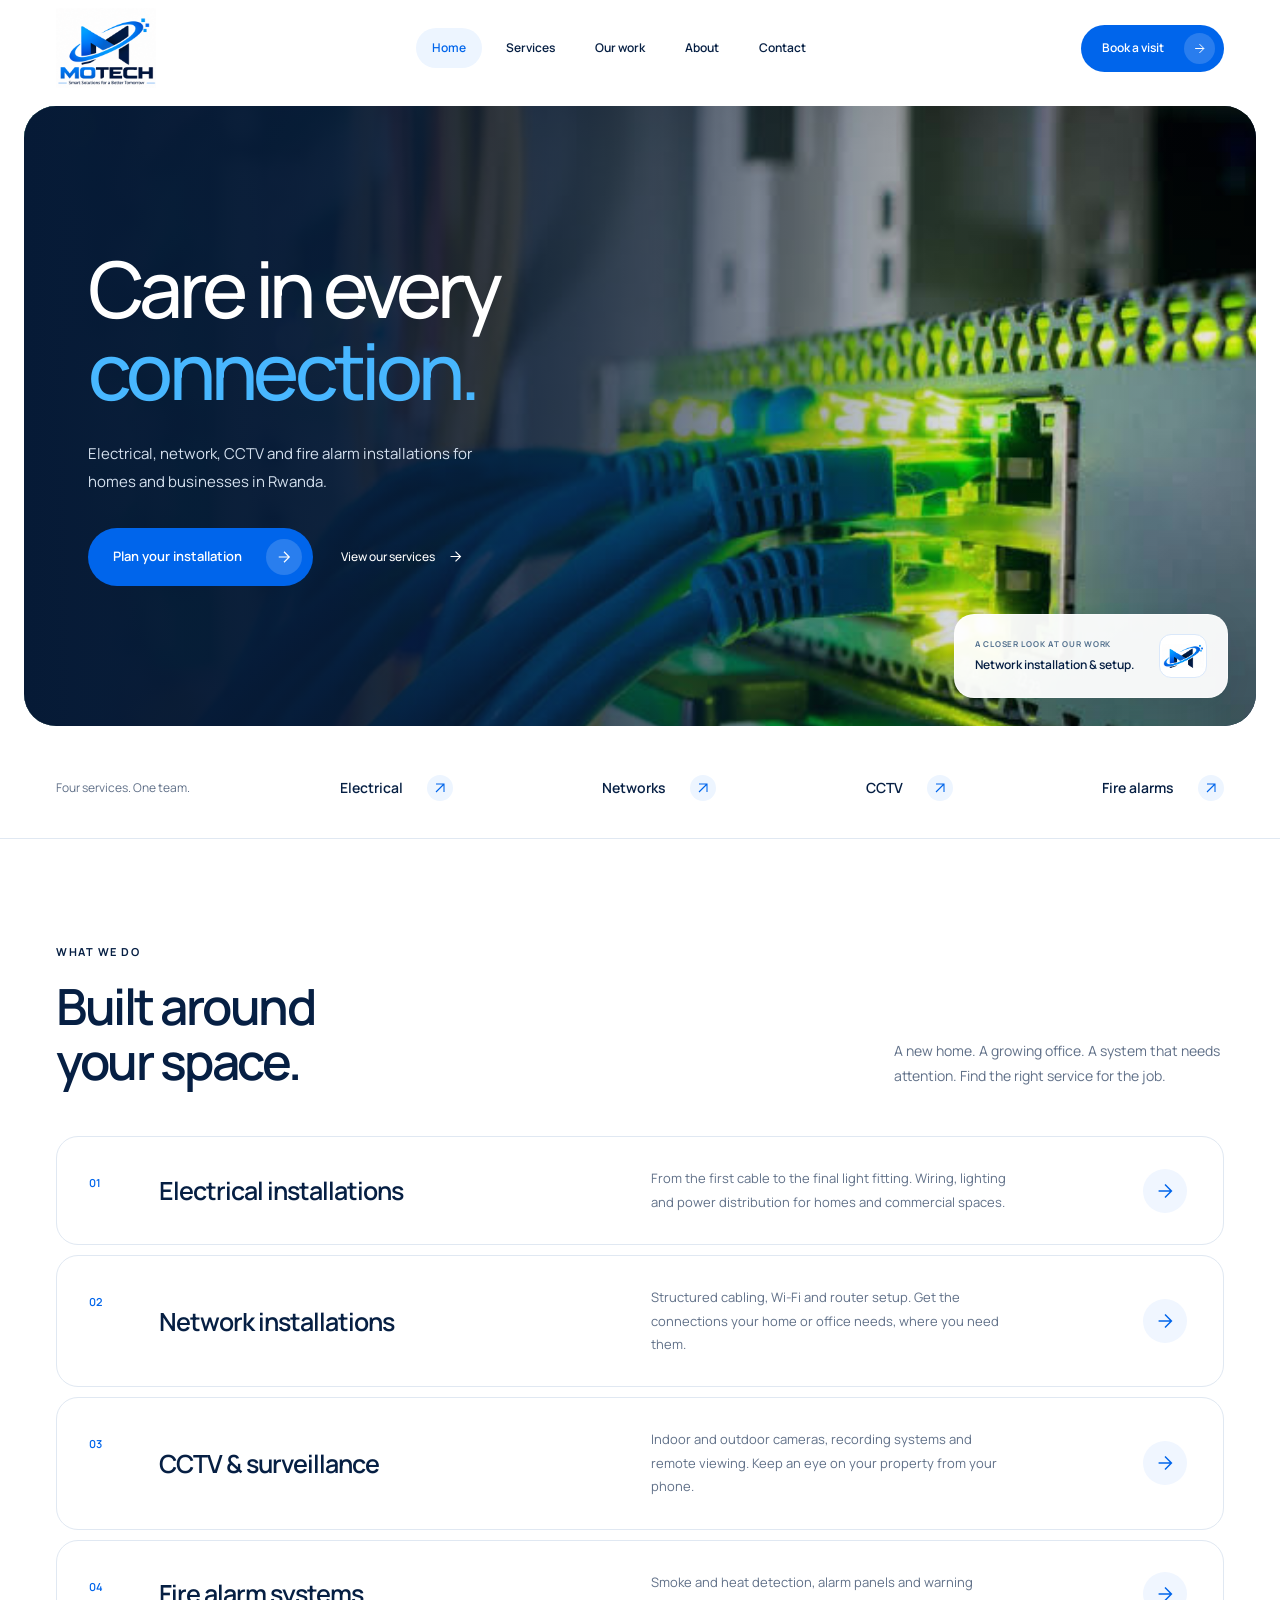
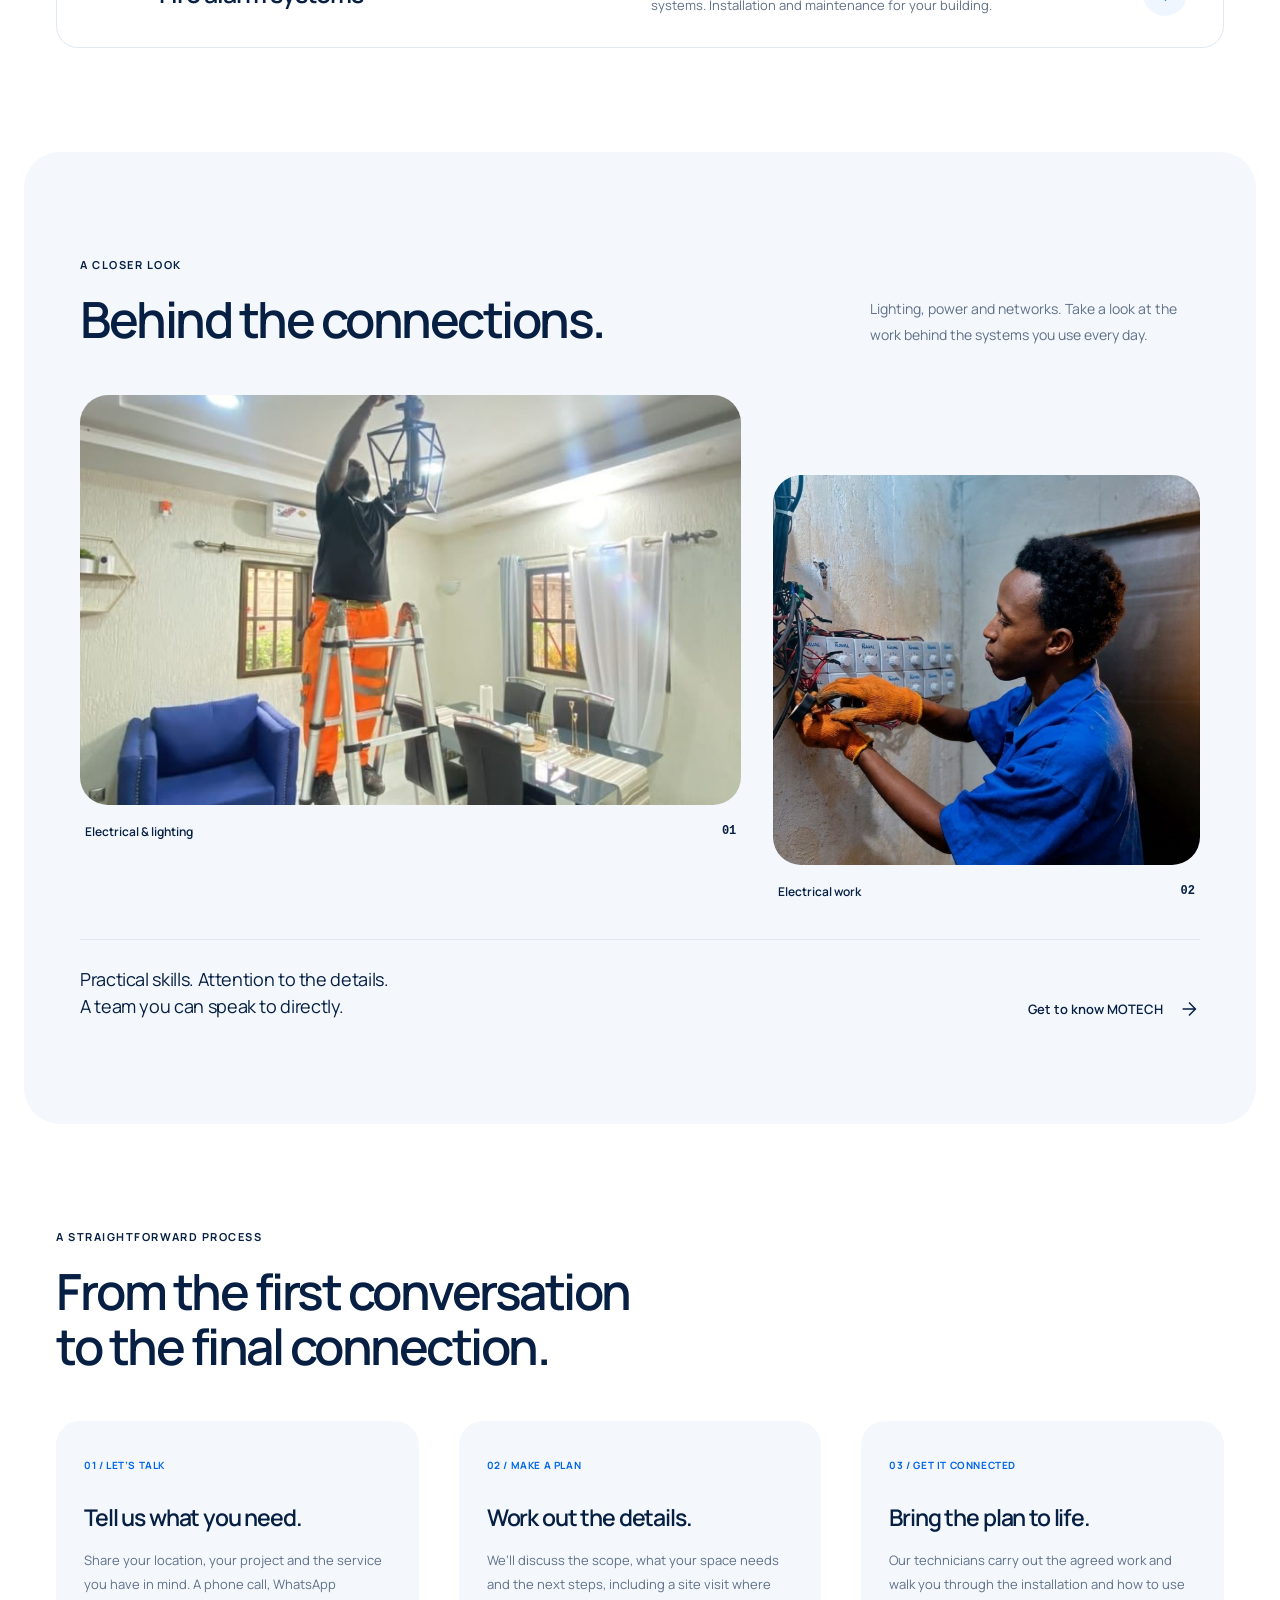
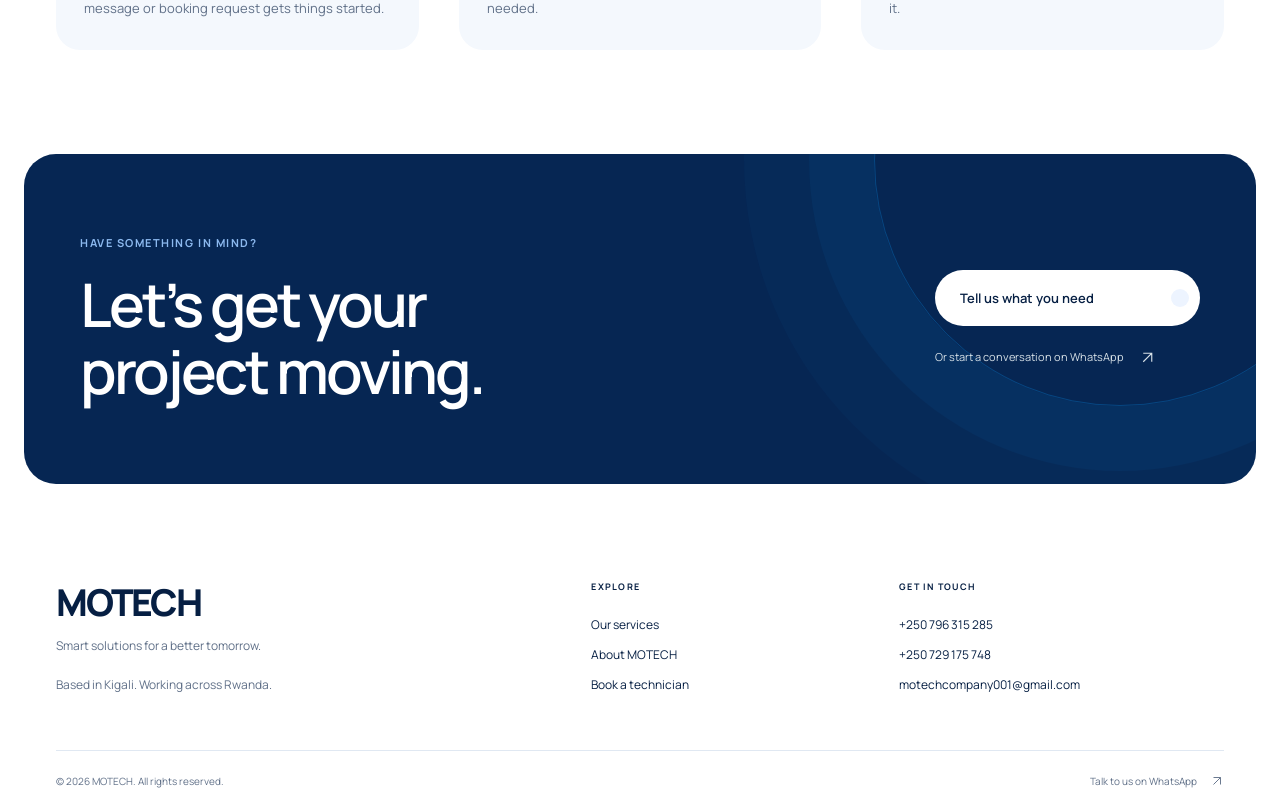
<file: index.html>
<!doctype html>
<html lang="en">
  <head>
    <meta charset="utf-8" />
    <meta name="viewport" content="width=device-width, initial-scale=1" />
    <meta name="theme-color" content="#061f43" />
    <title>
      Electrical, Network &amp; Security Installations in Rwanda | MOTECH
    </title>
    <meta
      name="description"
      content="MOTECH installs electrical wiring, networks, CCTV and fire alarm systems for homes and businesses in Kigali and across Rwanda."
    />
    <link rel="canonical" href="https://motechcompany.github.io/" />
    <meta
      property="og:title"
      content="Electrical, Network &amp; Security Installations in Rwanda | MOTECH"
    />
    <meta
      property="og:description"
      content="MOTECH installs electrical wiring, networks, CCTV and fire alarm systems for homes and businesses in Kigali and across Rwanda."
    />
    <meta property="og:type" content="website" />
    <meta property="og:url" content="https://motechcompany.github.io/" />
    <meta
      property="og:image"
      content="https://motechcompany.github.io/assets/network-installation.jpg"
    />
    <link rel="icon" href="assets/logo.png" type="image/png" />
    <link
      rel="preload"
      href="assets/manrope-variable.ttf"
      as="font"
      type="font/ttf"
      crossorigin
    />
    <link rel="stylesheet" href="style.css" />
    <script src="script.js" defer></script>
    <noscript
      ><style>
        .menu-toggle {
          display: none;
        }
        @media (max-width: 850px) {
          .header-inner {
            height: auto;
            min-height: 80px;
            flex-wrap: wrap;
            padding-block: 10px;
          }
          .main-nav {
            display: flex;
            position: static;
            order: 3;
            flex-basis: 100%;
            box-shadow: none;
            padding: 0;
            flex-wrap: wrap;
            gap: 4px 24px;
            border: 0;
          }
          .main-nav a {
            border: 0;
            font-size: 13px;
            padding: 8px 0;
          }
          .header-actions {
            margin-left: auto;
          }
        }
      </style></noscript
    >
  </head>
  <body>
    <a class="skip-link" href="#main">Skip to content</a>
    <header class="site-header">
      <div class="container header-inner">
        <a class="brand" href="index.html" aria-label="MOTECH home"
          ><img
            src="assets/logo.png"
            width="112"
            height="90"
            alt="MOTECH — Smart Solutions for a Better Tomorrow"
        /></a>
        <nav class="main-nav" id="main-nav" aria-label="Main navigation">
          <a href="index.html" aria-current="page">Home</a
          ><a href="services.html">Services</a
          ><a href="index.html#our-work">Our work</a
          ><a href="about.html">About</a><a href="contact.html">Contact</a>
        </nav>
        <div class="header-actions">
          <a class="button button-small" href="book.html"
            >Book a visit<svg
              viewBox="0 0 24 24"
              fill="none"
              stroke="currentColor"
              stroke-width="1.6"
              aria-hidden="true"
            >
              <path d="M5 12h14M12 5l7 7-7 7" /></svg></a
          ><button
            class="menu-toggle"
            type="button"
            aria-expanded="false"
            aria-controls="main-nav"
            aria-label="Open navigation"
          >
            <span></span><span></span>
          </button>
        </div>
      </div>
    </header>
    <main id="main">
      <section class="home-hero container">
        <div class="hero-copy">
          <h1>Care in every<br /><em>connection.</em></h1>
          <p class="hero-description">
            Electrical, network, CCTV and fire alarm installations for homes and
            businesses in Rwanda.
          </p>
          <div class="hero-actions">
            <a class="button button-primary" href="book.html"
              >Plan your installation<svg
                viewBox="0 0 24 24"
                fill="none"
                stroke="currentColor"
                stroke-width="1.6"
                aria-hidden="true"
              >
                <path d="M5 12h14M12 5l7 7-7 7" /></svg></a
            ><a class="hero-service-link" href="services.html"
              >View our services<svg
                viewBox="0 0 24 24"
                fill="none"
                stroke="currentColor"
                stroke-width="1.6"
                aria-hidden="true"
              >
                <path d="M5 12h14M12 5l7 7-7 7" /></svg
            ></a>
          </div>
        </div>
        <figure class="hero-visual">
          <img
            src="assets/home pic.jpg"
            width="1000"
            height="753"
            alt="MOTECH technician working on connections at a network rack"
            fetchpriority="high"
          />
          <figcaption>
            <span
              ><span class="eyebrow">A closer look at our work</span>Network
              installation &amp; setup.</span
            ><span class="photo-index" aria-hidden="true"
              ><svg
                class="logo-symbol"
                viewBox="110 95 960 550"
                fill="none"
                overflow="hidden"
              >
                <defs>
                  <clipPath id="motech-emblem-clip">
                    <rect x="110" y="95" width="960" height="550" />
                  </clipPath>
                </defs>
                <image
                  href="assets/logo.png"
                  clip-path="url(#motech-emblem-clip)"
                  x="0"
                  y="0"
                  width="1122"
                  height="905"
                /></svg
            ></span>
          </figcaption>
        </figure>
      </section>
      <div class="service-strip">
        <div class="container">
          <span>Four services. One team.</span
          ><a href="electrical.html"
            >Electrical
            <svg
              viewBox="0 0 24 24"
              fill="none"
              stroke="currentColor"
              stroke-width="1.6"
              aria-hidden="true"
            >
              <path d="M6 18 18 6M6 6h12v12" /></svg></a
          ><a href="network.html"
            >Networks
            <svg
              viewBox="0 0 24 24"
              fill="none"
              stroke="currentColor"
              stroke-width="1.6"
              aria-hidden="true"
            >
              <path d="M6 18 18 6M6 6h12v12" /></svg></a
          ><a href="cctv.html"
            >CCTV
            <svg
              viewBox="0 0 24 24"
              fill="none"
              stroke="currentColor"
              stroke-width="1.6"
              aria-hidden="true"
            >
              <path d="M6 18 18 6M6 6h12v12" /></svg></a
          ><a href="fire-alarm.html"
            >Fire alarms
            <svg
              viewBox="0 0 24 24"
              fill="none"
              stroke="currentColor"
              stroke-width="1.6"
              aria-hidden="true"
            >
              <path d="M6 18 18 6M6 6h12v12" /></svg
          ></a>
        </div>
      </div>
      <section class="section container" id="services">
        <div class="section-heading split-heading">
          <div>
            <p class="eyebrow">What we do</p>
            <h2>Built around<br />your space.</h2>
          </div>
          <p>
            A new home. A growing office. A system that needs attention. Find
            the right service for the job.
          </p>
        </div>
        <div class="service-list">
          <a class="service-row" href="electrical.html"
            ><span class="service-number">01</span>
            <h3>Electrical installations</h3>
            <p>
              From the first cable to the final light fitting. Wiring, lighting
              and power distribution for homes and commercial spaces.
            </p>
            <span class="round-arrow"
              ><svg
                viewBox="0 0 24 24"
                fill="none"
                stroke="currentColor"
                stroke-width="1.6"
                aria-hidden="true"
              >
                <path d="M5 12h14M12 5l7 7-7 7" /></svg></span></a
          ><a class="service-row" href="network.html"
            ><span class="service-number">02</span>
            <h3>Network installations</h3>
            <p>
              Structured cabling, Wi-Fi and router setup. Get the connections
              your home or office needs, where you need them.
            </p>
            <span class="round-arrow"
              ><svg
                viewBox="0 0 24 24"
                fill="none"
                stroke="currentColor"
                stroke-width="1.6"
                aria-hidden="true"
              >
                <path d="M5 12h14M12 5l7 7-7 7" /></svg></span></a
          ><a class="service-row" href="cctv.html"
            ><span class="service-number">03</span>
            <h3>CCTV & surveillance</h3>
            <p>
              Indoor and outdoor cameras, recording systems and remote viewing.
              Keep an eye on your property from your phone.
            </p>
            <span class="round-arrow"
              ><svg
                viewBox="0 0 24 24"
                fill="none"
                stroke="currentColor"
                stroke-width="1.6"
                aria-hidden="true"
              >
                <path d="M5 12h14M12 5l7 7-7 7" /></svg></span></a
          ><a class="service-row" href="fire-alarm.html"
            ><span class="service-number">04</span>
            <h3>Fire alarm systems</h3>
            <p>
              Smoke and heat detection, alarm panels and warning systems.
              Installation and maintenance for your building.
            </p>
            <span class="round-arrow"
              ><svg
                viewBox="0 0 24 24"
                fill="none"
                stroke="currentColor"
                stroke-width="1.6"
                aria-hidden="true"
              >
                <path d="M5 12h14M12 5l7 7-7 7" /></svg></span
          ></a>
        </div>
      </section>
      <section class="section work-section" id="our-work">
        <div class="container">
          <div class="section-heading split-heading">
            <div>
              <p class="eyebrow">A closer look</p>
              <h2>Behind the connections.</h2>
            </div>
            <p>
              Lighting, power and networks. Take a look at the work behind the
              systems you use every day.
            </p>
          </div>
          <div class="work-grid">
            <figure class="work-wide">
              <img
                src="assets/electrical-installation.jpg"
                width="735"
                height="981"
                loading="lazy"
                alt="Technician installing a pendant light in a home"
              />
              <figcaption>
                <span>Electrical & lighting</span><span>01</span>
              </figcaption>
            </figure>
            <figure class="work-portrait">
              <img
                src="assets/technician.jpg"
                width="675"
                height="900"
                loading="lazy"
                alt="Technician working on electrical controls"
              />
              <figcaption>
                <span>Electrical work</span><span>02</span>
              </figcaption>
            </figure>
          </div>
          <div class="work-note">
            <p>
              Practical skills. Attention to the details.<br />A team you can
              speak to directly.
            </p>
            <a class="text-link" href="about.html"
              >Get to know MOTECH
              <svg
                viewBox="0 0 24 24"
                fill="none"
                stroke="currentColor"
                stroke-width="1.6"
                aria-hidden="true"
              >
                <path d="M5 12h14M12 5l7 7-7 7" /></svg
            ></a>
          </div>
        </div>
      </section>
      <section class="section process-section">
        <div class="container">
          <div class="section-heading">
            <p class="eyebrow">A straightforward process</p>
            <h2>From the first conversation<br />to the final connection.</h2>
          </div>
          <div class="process-grid">
            <article>
              <span class="step">01 / Let’s talk</span>
              <h3>Tell us what you need.</h3>
              <p>
                Share your location, your project and the service you have in
                mind. A phone call, WhatsApp message or booking request gets
                things started.
              </p>
            </article>
            <article>
              <span class="step">02 / Make a plan</span>
              <h3>Work out the details.</h3>
              <p>
                We’ll discuss the scope, what your space needs and the next
                steps, including a site visit where needed.
              </p>
            </article>
            <article>
              <span class="step">03 / Get it connected</span>
              <h3>Bring the plan to life.</h3>
              <p>
                Our technicians carry out the agreed work and walk you through
                the installation and how to use it.
              </p>
            </article>
          </div>
        </div>
      </section>
      <section class="project-cta">
        <div class="container cta-inner">
          <div>
            <p class="eyebrow">Have something in mind?</p>
            <h2>Let’s get your<br />project moving.</h2>
          </div>
          <div class="cta-actions">
            <a class="button button-white" href="book.html"
              >Tell us what you need<svg
                viewBox="0 0 24 24"
                fill="none"
                stroke="currentColor"
                stroke-width="1.6"
                aria-hidden="true"
              >
                <path d="M5 12h14M12 5l7 7-7 7" /></svg></a
            ><a
              class="text-link"
              href="https://wa.me/250789813896"
              target="_blank"
              rel="noopener noreferrer"
              >Or start a conversation on WhatsApp
              <svg
                viewBox="0 0 24 24"
                fill="none"
                stroke="currentColor"
                stroke-width="1.6"
                aria-hidden="true"
              >
                <path d="M6 18 18 6M6 6h12v12" /></svg
            ></a>
          </div>
        </div>
      </section>
    </main>
    <footer class="site-footer">
      <div class="container">
        <div class="footer-top">
          <div>
            <a class="footer-brand" href="index.html">MOTECH</a>
            <p>Smart solutions for a better tomorrow.</p>
            <p class="footer-location">
              Based in Kigali. Working across Rwanda.
            </p>
          </div>
          <div class="footer-links">
            <span class="eyebrow">Explore</span
            ><a href="services.html">Our services</a
            ><a href="about.html">About MOTECH</a
            ><a href="book.html">Book a technician</a>
          </div>
          <div class="footer-links">
            <span class="eyebrow">Get in touch</span
            ><a href="tel:+250796315285">+250 796 315 285</a
            ><a href="tel:+250729175748">+250 729 175 748</a
            ><a href="mailto:motechcompany001@gmail.com"
              >motechcompany001@gmail.com</a
            >
          </div>
        </div>
        <div class="footer-bottom">
          <span
            >© <span data-year>2026</span> MOTECH. All rights reserved.</span
          ><a
            href="https://wa.me/250789813896"
            target="_blank"
            rel="noopener noreferrer"
            >Talk to us on WhatsApp
            <svg
              viewBox="0 0 24 24"
              fill="none"
              stroke="currentColor"
              stroke-width="1.6"
              aria-hidden="true"
            >
              <path d="M6 18 18 6M6 6h12v12" /></svg
          ></a>
        </div>
      </div>
    </footer>
  </body>
</html>
</file>
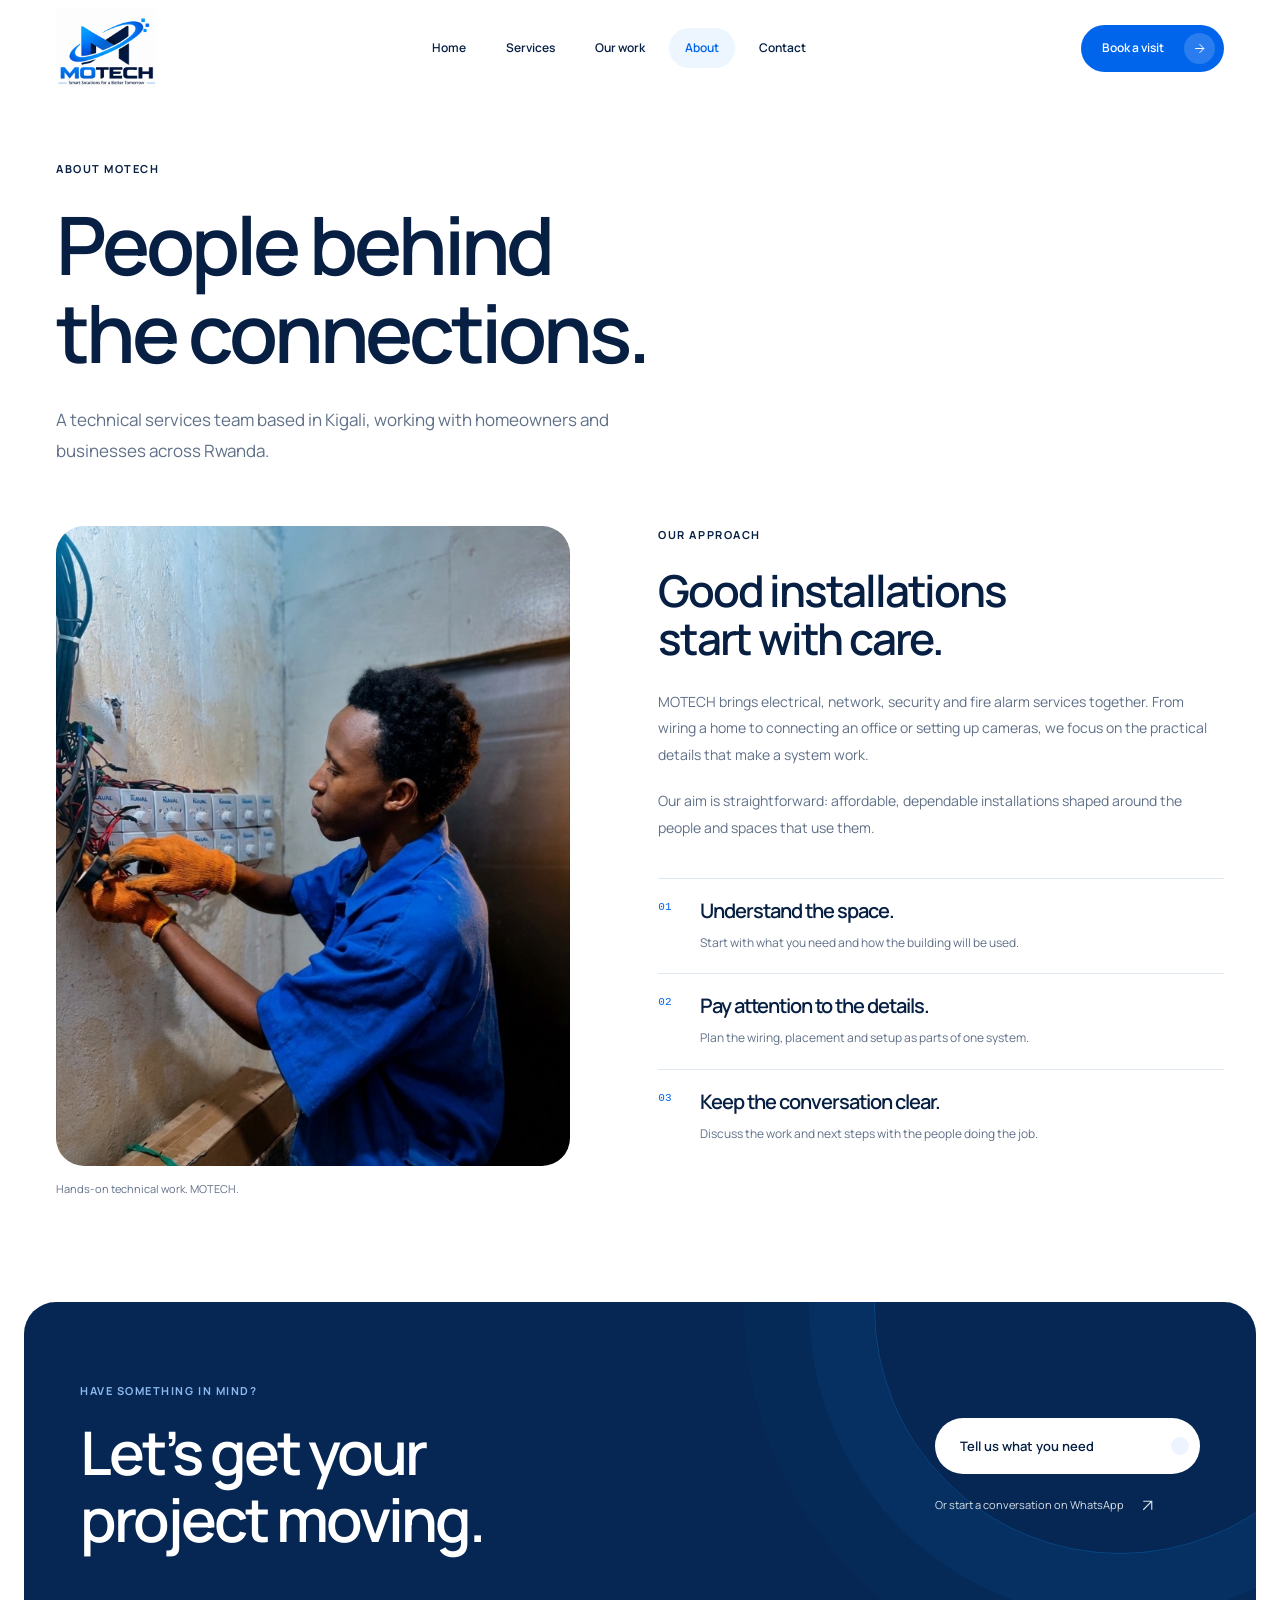
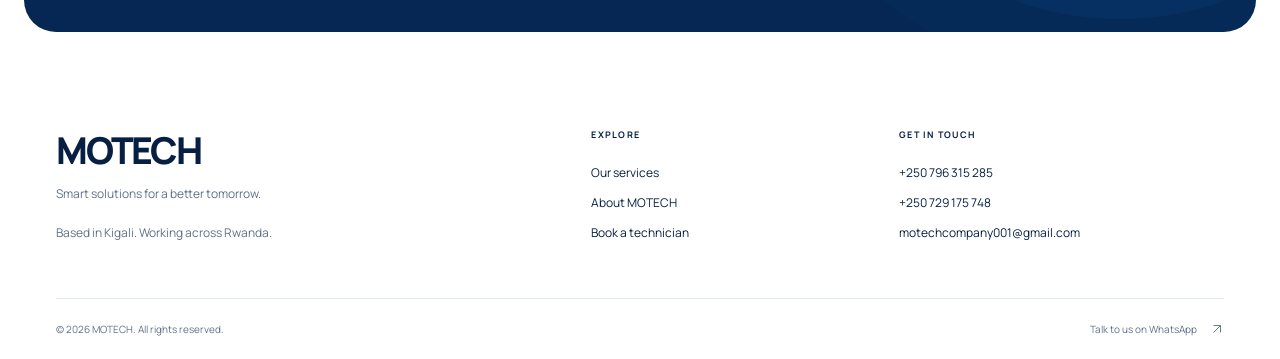
<file: about.html>
<!doctype html>
<html lang="en">
  <head>
    <meta charset="utf-8" />
    <meta name="viewport" content="width=device-width, initial-scale=1" />
    <meta name="theme-color" content="#061f43" />
    <title>About Us | MOTECH</title>
    <meta
      name="description"
      content="Meet MOTECH, a technical services team in Kigali offering electrical, network, CCTV and fire alarm installations across Rwanda."
    />
    <link rel="canonical" href="https://motechcompany.github.io/about.html" />
    <meta property="og:title" content="About Us | MOTECH" />
    <meta
      property="og:description"
      content="Meet MOTECH, a technical services team in Kigali offering electrical, network, CCTV and fire alarm installations across Rwanda."
    />
    <meta property="og:type" content="website" />
    <meta
      property="og:url"
      content="https://motechcompany.github.io/about.html"
    />
    <meta
      property="og:image"
      content="https://motechcompany.github.io/assets/network-installation.jpg"
    />
    <link rel="icon" href="assets/logo.png" type="image/png" />
    <link
      rel="preload"
      href="assets/manrope-variable.ttf"
      as="font"
      type="font/ttf"
      crossorigin
    />
    <link rel="stylesheet" href="style.css" />
    <script src="script.js" defer></script>
    <noscript
      ><style>
        .menu-toggle {
          display: none;
        }
        @media (max-width: 850px) {
          .header-inner {
            height: auto;
            min-height: 80px;
            flex-wrap: wrap;
            padding-block: 10px;
          }
          .main-nav {
            display: flex;
            position: static;
            order: 3;
            flex-basis: 100%;
            box-shadow: none;
            padding: 0;
            flex-wrap: wrap;
            gap: 4px 24px;
            border: 0;
          }
          .main-nav a {
            border: 0;
            font-size: 13px;
            padding: 8px 0;
          }
          .header-actions {
            margin-left: auto;
          }
        }
      </style></noscript
    >
  </head>
  <body>
    <a class="skip-link" href="#main">Skip to content</a>
    <header class="site-header">
      <div class="container header-inner">
        <a class="brand" href="index.html" aria-label="MOTECH home"
          ><img
            src="assets/logo.png"
            width="112"
            height="90"
            alt="MOTECH — Smart Solutions for a Better Tomorrow"
        /></a>
        <nav class="main-nav" id="main-nav" aria-label="Main navigation">
          <a href="index.html">Home</a><a href="services.html">Services</a
          ><a href="index.html#our-work">Our work</a
          ><a href="about.html" aria-current="page">About</a
          ><a href="contact.html">Contact</a>
        </nav>
        <div class="header-actions">
          <a class="button button-small" href="book.html"
            >Book a visit<svg
              viewBox="0 0 24 24"
              fill="none"
              stroke="currentColor"
              stroke-width="1.6"
              aria-hidden="true"
            >
              <path d="M5 12h14M12 5l7 7-7 7" /></svg></a
          ><button
            class="menu-toggle"
            type="button"
            aria-expanded="false"
            aria-controls="main-nav"
            aria-label="Open navigation"
          >
            <span></span><span></span>
          </button>
        </div>
      </div>
    </header>
    <main id="main">
      <section class="page-intro container">
        <p class="eyebrow">About MOTECH</p>
        <h1>People behind<br />the connections.</h1>
        <p class="page-lead">
          A technical services team based in Kigali, working with homeowners and
          businesses across Rwanda.
        </p>
      </section>
      <section class="container about-layout">
        <figure>
          <img
            src="assets/technician.jpg"
            width="675"
            height="900"
            alt="Technician working on electrical wiring"
            fetchpriority="high"
          />
          <figcaption>Hands-on technical work. MOTECH.</figcaption>
        </figure>
        <div>
          <p class="eyebrow">Our approach</p>
          <h2>Good installations<br />start with care.</h2>
          <p>
            MOTECH brings electrical, network, security and fire alarm services
            together. From wiring a home to connecting an office or setting up
            cameras, we focus on the practical details that make a system work.
          </p>
          <p>
            Our aim is straightforward: affordable, dependable installations
            shaped around the people and spaces that use them.
          </p>
          <div class="values">
            <div>
              <span>01</span>
              <h3>Understand the space.</h3>
              <p>Start with what you need and how the building will be used.</p>
            </div>
            <div>
              <span>02</span>
              <h3>Pay attention to the details.</h3>
              <p>
                Plan the wiring, placement and setup as parts of one system.
              </p>
            </div>
            <div>
              <span>03</span>
              <h3>Keep the conversation clear.</h3>
              <p>
                Discuss the work and next steps with the people doing the job.
              </p>
            </div>
          </div>
        </div>
      </section>
      <section class="project-cta">
        <div class="container cta-inner">
          <div>
            <p class="eyebrow">Have something in mind?</p>
            <h2>Let’s get your<br />project moving.</h2>
          </div>
          <div class="cta-actions">
            <a class="button button-white" href="book.html"
              >Tell us what you need<svg
                viewBox="0 0 24 24"
                fill="none"
                stroke="currentColor"
                stroke-width="1.6"
                aria-hidden="true"
              >
                <path d="M5 12h14M12 5l7 7-7 7" /></svg></a
            ><a
              class="text-link"
              href="https://wa.me/250789813896"
              target="_blank"
              rel="noopener noreferrer"
              >Or start a conversation on WhatsApp
              <svg
                viewBox="0 0 24 24"
                fill="none"
                stroke="currentColor"
                stroke-width="1.6"
                aria-hidden="true"
              >
                <path d="M6 18 18 6M6 6h12v12" /></svg
            ></a>
          </div>
        </div>
      </section>
    </main>
    <footer class="site-footer">
      <div class="container">
        <div class="footer-top">
          <div>
            <a class="footer-brand" href="index.html">MOTECH</a>
            <p>Smart solutions for a better tomorrow.</p>
            <p class="footer-location">
              Based in Kigali. Working across Rwanda.
            </p>
          </div>
          <div class="footer-links">
            <span class="eyebrow">Explore</span
            ><a href="services.html">Our services</a
            ><a href="about.html">About MOTECH</a
            ><a href="book.html">Book a technician</a>
          </div>
          <div class="footer-links">
            <span class="eyebrow">Get in touch</span
            ><a href="tel:+250796315285">+250 796 315 285</a
            ><a href="tel:+250729175748">+250 729 175 748</a
            ><a href="mailto:motechcompany001@gmail.com"
              >motechcompany001@gmail.com</a
            >
          </div>
        </div>
        <div class="footer-bottom">
          <span
            >© <span data-year>2026</span> MOTECH. All rights reserved.</span
          ><a
            href="https://wa.me/250789813896"
            target="_blank"
            rel="noopener noreferrer"
            >Talk to us on WhatsApp
            <svg
              viewBox="0 0 24 24"
              fill="none"
              stroke="currentColor"
              stroke-width="1.6"
              aria-hidden="true"
            >
              <path d="M6 18 18 6M6 6h12v12" /></svg
          ></a>
        </div>
      </div>
    </footer>
  </body>
</html>
</file>
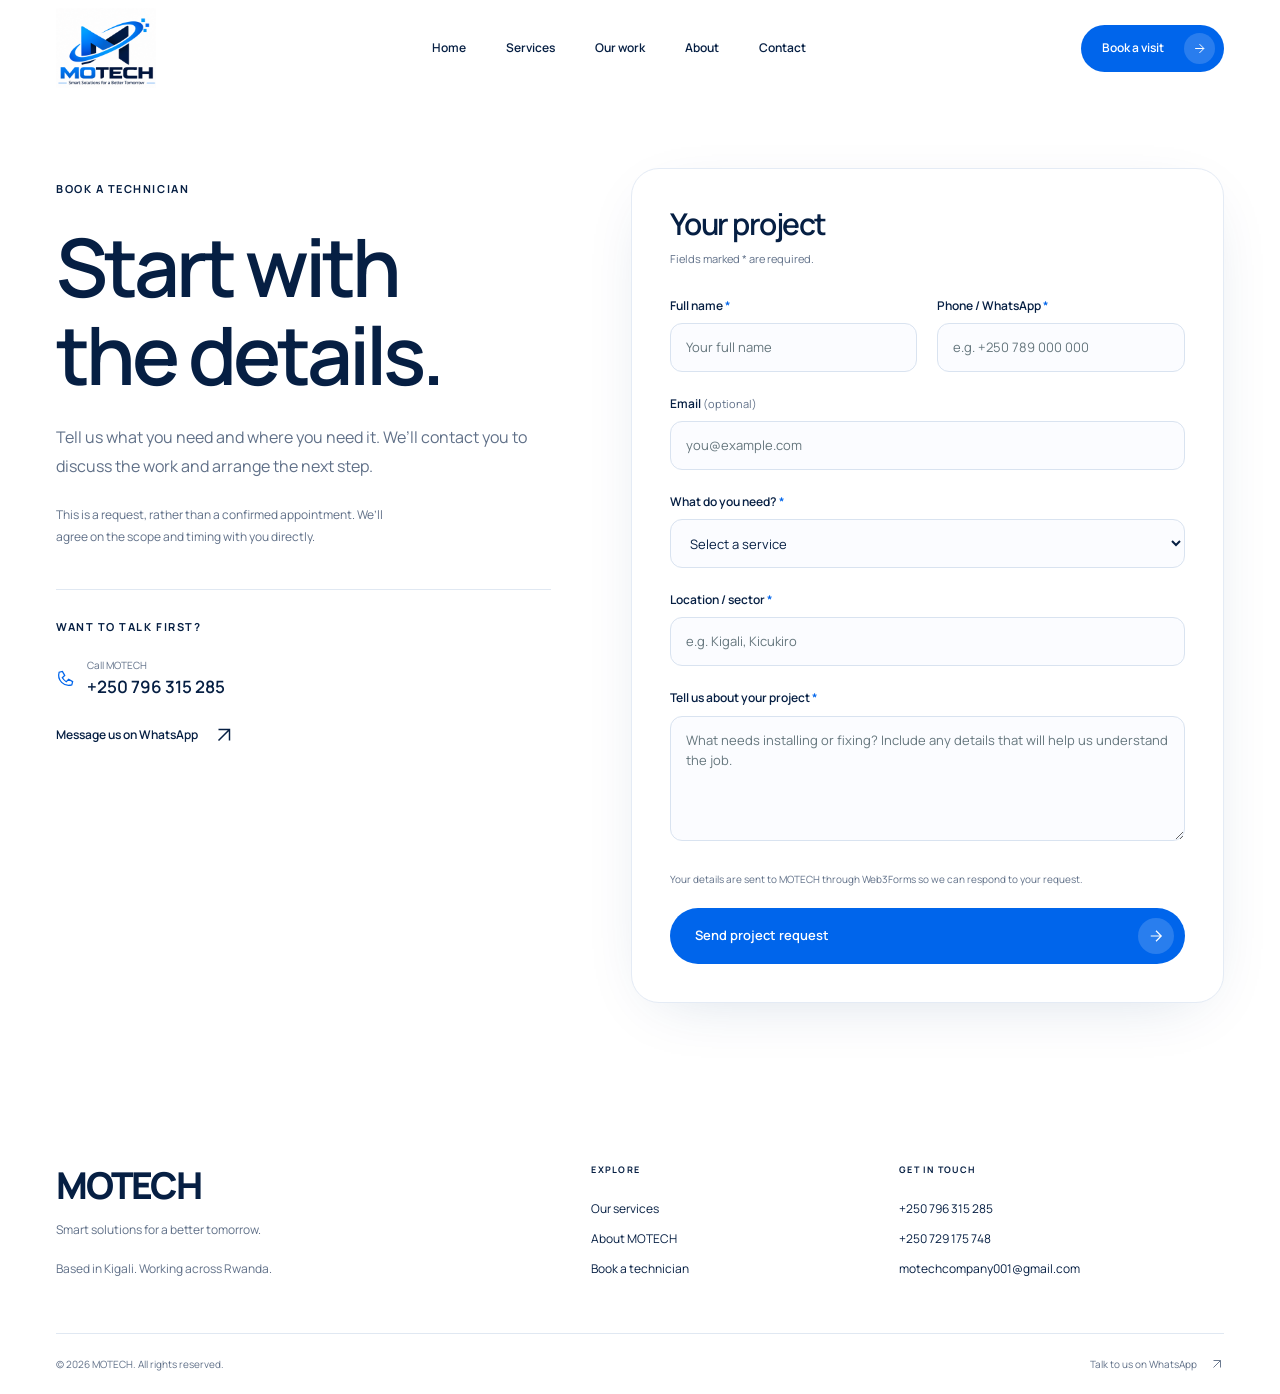
<file: book.html>
<!doctype html>
<html lang="en">
  <head>
    <meta charset="utf-8" />
    <meta name="viewport" content="width=device-width, initial-scale=1" />
    <meta name="theme-color" content="#061f43" />
    <title>Book a Technician | MOTECH</title>
    <meta
      name="description"
      content="Request a MOTECH technician for electrical, network, CCTV or fire alarm work. Share your project and location to get started."
    />
    <link rel="canonical" href="https://motechcompany.github.io/book.html" />
    <meta property="og:title" content="Book a Technician | MOTECH" />
    <meta
      property="og:description"
      content="Request a MOTECH technician for electrical, network, CCTV or fire alarm work. Share your project and location to get started."
    />
    <meta property="og:type" content="website" />
    <meta
      property="og:url"
      content="https://motechcompany.github.io/book.html"
    />
    <meta
      property="og:image"
      content="https://motechcompany.github.io/assets/network-installation.jpg"
    />
    <link rel="icon" href="assets/logo.png" type="image/png" />
    <link
      rel="preload"
      href="assets/manrope-variable.ttf"
      as="font"
      type="font/ttf"
      crossorigin
    />
    <link rel="stylesheet" href="style.css" />
    <script src="script.js" defer></script>
    <noscript
      ><style>
        .menu-toggle {
          display: none;
        }
        @media (max-width: 850px) {
          .header-inner {
            height: auto;
            min-height: 80px;
            flex-wrap: wrap;
            padding-block: 10px;
          }
          .main-nav {
            display: flex;
            position: static;
            order: 3;
            flex-basis: 100%;
            box-shadow: none;
            padding: 0;
            flex-wrap: wrap;
            gap: 4px 24px;
            border: 0;
          }
          .main-nav a {
            border: 0;
            font-size: 13px;
            padding: 8px 0;
          }
          .header-actions {
            margin-left: auto;
          }
        }
      </style></noscript
    >
  </head>
  <body>
    <a class="skip-link" href="#main">Skip to content</a>
    <header class="site-header">
      <div class="container header-inner">
        <a class="brand" href="index.html" aria-label="MOTECH home"
          ><img
            src="assets/logo.png"
            width="112"
            height="90"
            alt="MOTECH — Smart Solutions for a Better Tomorrow"
        /></a>
        <nav class="main-nav" id="main-nav" aria-label="Main navigation">
          <a href="index.html">Home</a><a href="services.html">Services</a
          ><a href="index.html#our-work">Our work</a
          ><a href="about.html">About</a><a href="contact.html">Contact</a>
        </nav>
        <div class="header-actions">
          <a class="button button-small" href="book.html"
            >Book a visit<svg
              viewBox="0 0 24 24"
              fill="none"
              stroke="currentColor"
              stroke-width="1.6"
              aria-hidden="true"
            >
              <path d="M5 12h14M12 5l7 7-7 7" /></svg></a
          ><button
            class="menu-toggle"
            type="button"
            aria-expanded="false"
            aria-controls="main-nav"
            aria-label="Open navigation"
          >
            <span></span><span></span>
          </button>
        </div>
      </div>
    </header>
    <main id="main">
      <section class="container booking-layout">
        <div class="booking-copy">
          <p class="eyebrow">Book a technician</p>
          <h1>Start with<br />the details.</h1>
          <p class="page-lead">
            Tell us what you need and where you need it. We’ll contact you to
            discuss the work and arrange the next step.
          </p>
          <p class="booking-explanation">
            This is a request, rather than a confirmed appointment. We’ll agree
            on the scope and timing with you directly.
          </p>
          <div class="booking-help">
            <p class="eyebrow">Want to talk first?</p>
            <a class="phone-link" href="tel:+250796315285"
              ><svg
                viewBox="0 0 24 24"
                fill="none"
                stroke="currentColor"
                stroke-width="1.6"
                aria-hidden="true"
              >
                <path
                  d="m8 3 3 5-3 3a15 15 0 0 0 5 5l3-3 5 3-1 4C10 23 1 14 4 4Z"
                /></svg
              ><span>Call MOTECH<strong>+250 796 315 285</strong></span></a
            ><a
              class="text-link"
              href="https://wa.me/250789813896"
              target="_blank"
              rel="noopener noreferrer"
              >Message us on WhatsApp
              <svg
                viewBox="0 0 24 24"
                fill="none"
                stroke="currentColor"
                stroke-width="1.6"
                aria-hidden="true"
              >
                <path d="M6 18 18 6M6 6h12v12" /></svg
            ></a>
          </div>
        </div>
        <div class="booking-panel">
          <h2>Your project</h2>
          <p class="form-intro">
            Fields marked <span aria-hidden="true">*</span> are required.
          </p>
          <form
            id="bookingForm"
            action="https://api.web3forms.com/submit"
            method="POST"
          >
            <input
              type="hidden"
              name="access_key"
              value="3fe8d35f-46f2-4f9b-94c7-8f873e62bbee"
            /><input
              type="hidden"
              name="subject"
              value="New Technician Booking - MOTECH"
            /><input
              type="hidden"
              name="from_name"
              value="MOTECH Website"
            /><input
              type="checkbox"
              name="botcheck"
              class="honeypot"
              tabindex="-1"
              aria-hidden="true"
              autocomplete="off"
            />
            <div class="form-row">
              <div class="form-group">
                <label for="fullName">Full name <span>*</span></label
                ><input
                  id="fullName"
                  name="name"
                  autocomplete="name"
                  placeholder="Your full name"
                  required
                  maxlength="120"
                />
              </div>
              <div class="form-group">
                <label for="phone">Phone / WhatsApp <span>*</span></label
                ><input
                  type="tel"
                  id="phone"
                  name="phone"
                  autocomplete="tel"
                  placeholder="e.g. +250 789 000 000"
                  required
                  maxlength="40"
                />
              </div>
            </div>
            <div class="form-group">
              <label for="email"
                >Email <span class="optional">(optional)</span></label
              ><input
                type="email"
                id="email"
                name="email"
                autocomplete="email"
                placeholder="you@example.com"
                maxlength="254"
              />
            </div>
            <div class="form-group">
              <label for="serviceType">What do you need? <span>*</span></label
              ><select id="serviceType" name="service" required>
                <option value="" disabled selected>Select a service</option>
                <option value="Electrical Installation">
                  Electrical Installation
                </option>
                <option value="Network Installation">
                  Network Installation
                </option>
                <option value="CCTV Camera Installation">
                  CCTV Camera Installation
                </option>
                <option value="Fire Alarm Installation">
                  Fire Alarm Installation
                </option>
                <option value="Multiple Services / Full Package">
                  Multiple services / full package
                </option>
              </select>
            </div>
            <div class="form-group">
              <label for="location">Location / sector <span>*</span></label
              ><input
                id="location"
                name="location"
                autocomplete="address-level2"
                placeholder="e.g. Kigali, Kicukiro"
                required
                maxlength="200"
              />
            </div>
            <div class="form-group">
              <label for="details"
                >Tell us about your project <span>*</span></label
              ><textarea
                id="details"
                name="message"
                rows="4"
                placeholder="What needs installing or fixing? Include any details that will help us understand the job."
                required
                maxlength="5000"
              ></textarea>
            </div>
            <p class="form-privacy">
              Your details are sent to MOTECH through Web3Forms so we can
              respond to your request.
            </p>
            <button class="button button-primary submit-button" type="submit">
              <span>Send project request</span
              ><svg
                viewBox="0 0 24 24"
                fill="none"
                stroke="currentColor"
                stroke-width="1.6"
                aria-hidden="true"
              >
                <path d="M5 12h14M12 5l7 7-7 7" />
              </svg>
            </button>
            <p
              id="formMessage"
              class="form-message"
              role="status"
              aria-live="polite"
              tabindex="-1"
              hidden
            ></p>
            <noscript
              ><p class="small-note">
                Submitting opens our form provider’s confirmation page. You can
                also call or WhatsApp us directly.
              </p></noscript
            >
          </form>
        </div>
      </section>
    </main>
    <footer class="site-footer">
      <div class="container">
        <div class="footer-top">
          <div>
            <a class="footer-brand" href="index.html">MOTECH</a>
            <p>Smart solutions for a better tomorrow.</p>
            <p class="footer-location">
              Based in Kigali. Working across Rwanda.
            </p>
          </div>
          <div class="footer-links">
            <span class="eyebrow">Explore</span
            ><a href="services.html">Our services</a
            ><a href="about.html">About MOTECH</a
            ><a href="book.html">Book a technician</a>
          </div>
          <div class="footer-links">
            <span class="eyebrow">Get in touch</span
            ><a href="tel:+250796315285">+250 796 315 285</a
            ><a href="tel:+250729175748">+250 729 175 748</a
            ><a href="mailto:motechcompany001@gmail.com"
              >motechcompany001@gmail.com</a
            >
          </div>
        </div>
        <div class="footer-bottom">
          <span
            >© <span data-year>2026</span> MOTECH. All rights reserved.</span
          ><a
            href="https://wa.me/250789813896"
            target="_blank"
            rel="noopener noreferrer"
            >Talk to us on WhatsApp
            <svg
              viewBox="0 0 24 24"
              fill="none"
              stroke="currentColor"
              stroke-width="1.6"
              aria-hidden="true"
            >
              <path d="M6 18 18 6M6 6h12v12" /></svg
          ></a>
        </div>
      </div>
    </footer>
  </body>
</html>
</file>
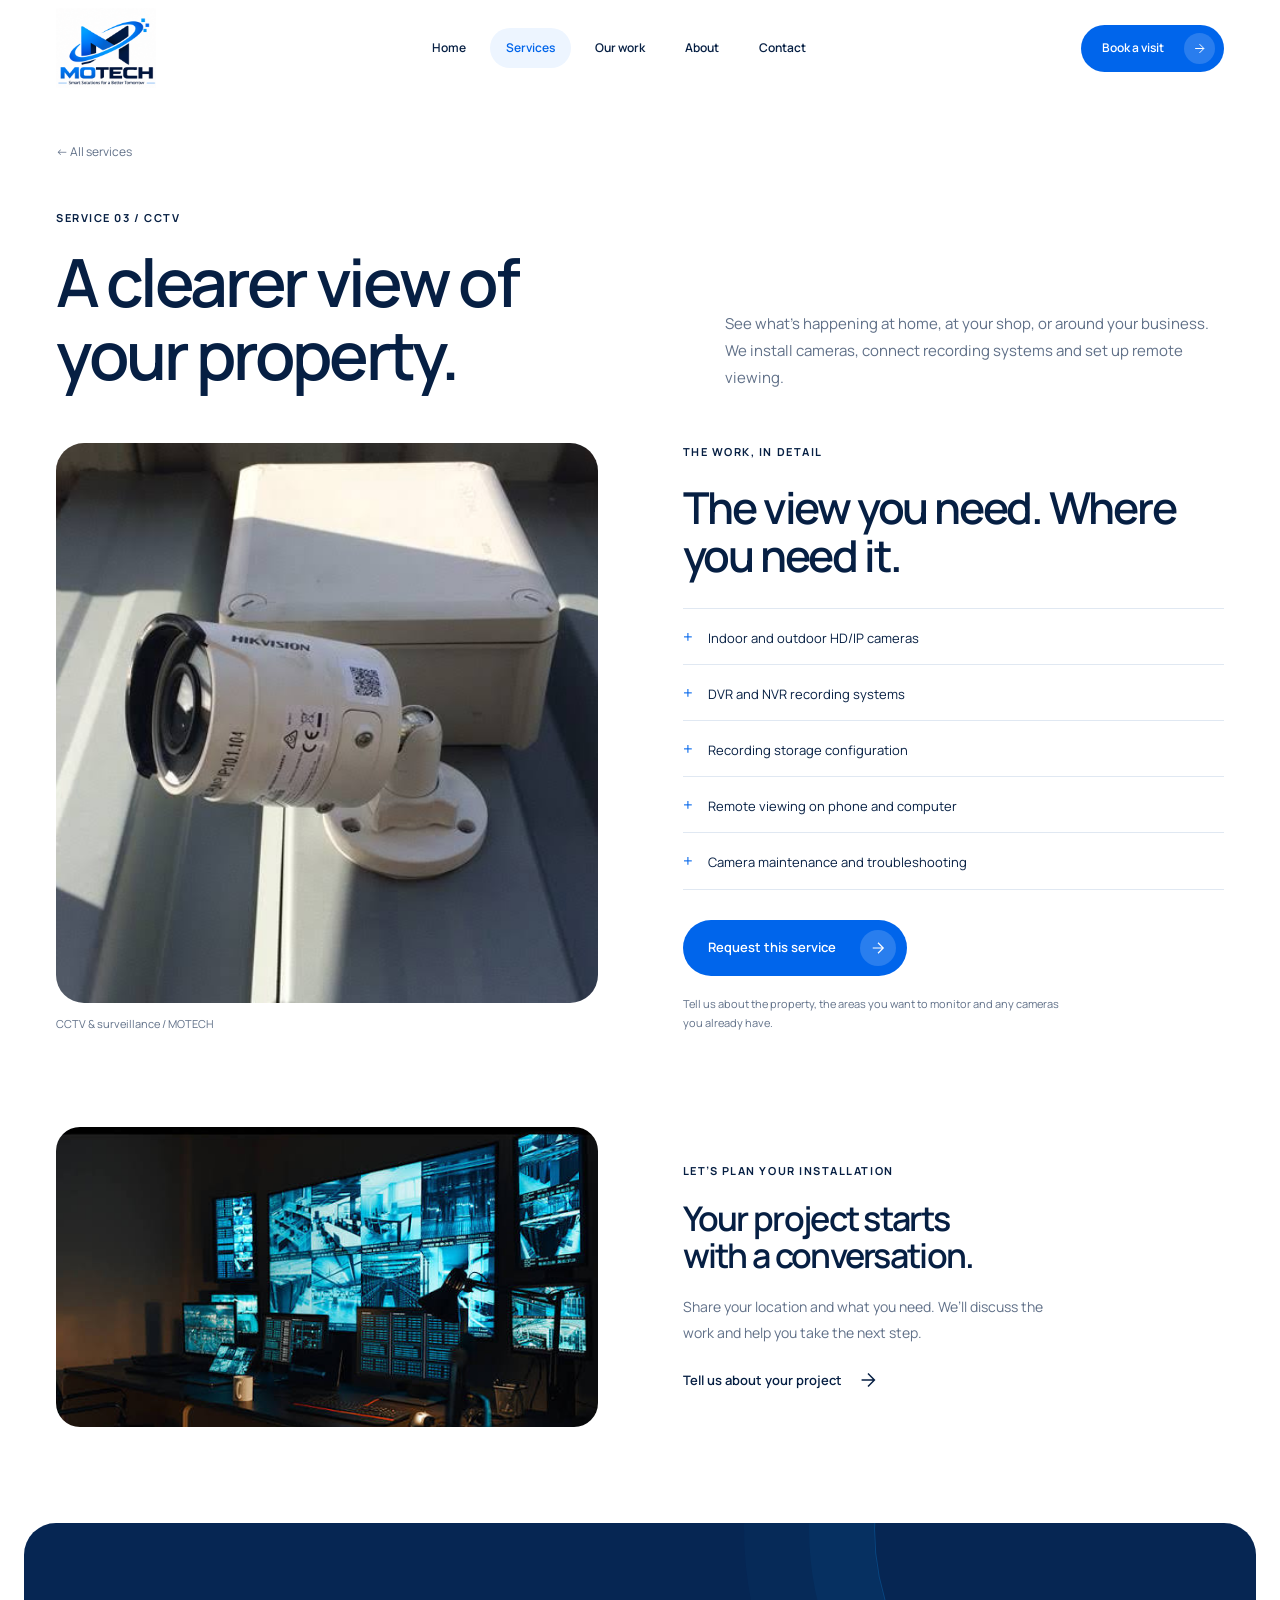
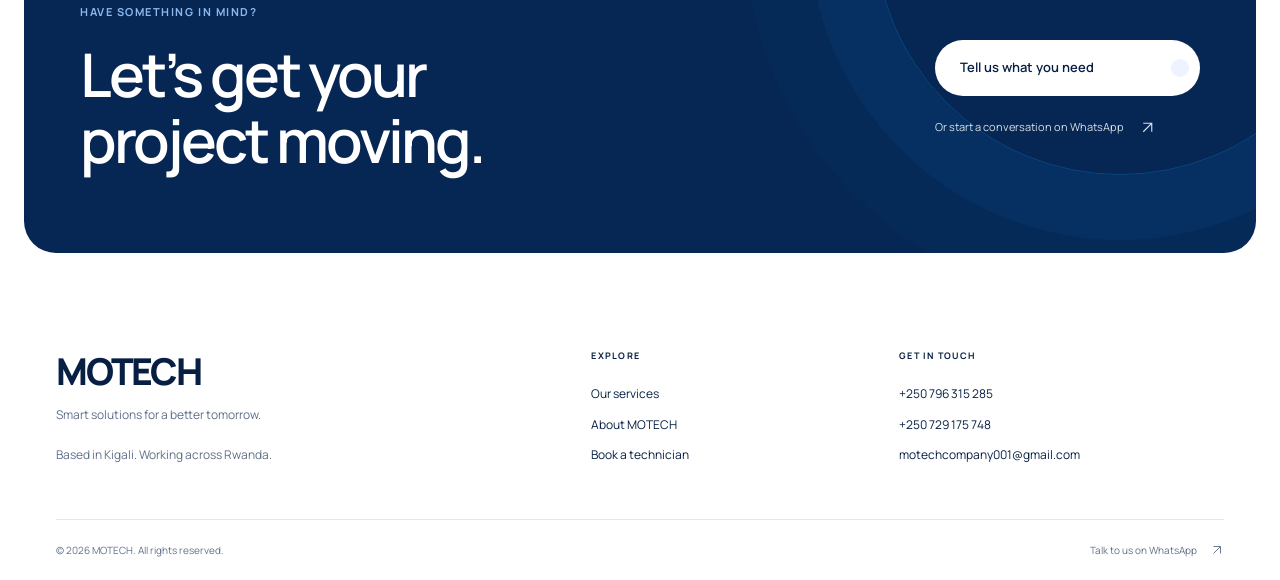
<file: cctv.html>
<!doctype html>
<html lang="en">
  <head>
    <meta charset="utf-8" />
    <meta name="viewport" content="width=device-width, initial-scale=1" />
    <meta name="theme-color" content="#061f43" />
    <title>CCTV &amp; surveillance in Rwanda | MOTECH</title>
    <meta
      name="description"
      content="Indoor and outdoor cameras, recording systems and remote viewing. Keep an eye on your property from your phone. MOTECH serves Kigali and locations across Rwanda."
    />
    <link rel="canonical" href="https://motechcompany.github.io/cctv.html" />
    <meta
      property="og:title"
      content="CCTV &amp; surveillance in Rwanda | MOTECH"
    />
    <meta
      property="og:description"
      content="Indoor and outdoor cameras, recording systems and remote viewing. Keep an eye on your property from your phone. MOTECH serves Kigali and locations across Rwanda."
    />
    <meta property="og:type" content="website" />
    <meta
      property="og:url"
      content="https://motechcompany.github.io/cctv.html"
    />
    <meta
      property="og:image"
      content="https://motechcompany.github.io/assets/network-installation.jpg"
    />
    <link rel="icon" href="assets/logo.png" type="image/png" />
    <link
      rel="preload"
      href="assets/manrope-variable.ttf"
      as="font"
      type="font/ttf"
      crossorigin
    />
    <link rel="stylesheet" href="style.css" />
    <script src="script.js" defer></script>
    <noscript
      ><style>
        .menu-toggle {
          display: none;
        }
        @media (max-width: 850px) {
          .header-inner {
            height: auto;
            min-height: 80px;
            flex-wrap: wrap;
            padding-block: 10px;
          }
          .main-nav {
            display: flex;
            position: static;
            order: 3;
            flex-basis: 100%;
            box-shadow: none;
            padding: 0;
            flex-wrap: wrap;
            gap: 4px 24px;
            border: 0;
          }
          .main-nav a {
            border: 0;
            font-size: 13px;
            padding: 8px 0;
          }
          .header-actions {
            margin-left: auto;
          }
        }
      </style></noscript
    >
  </head>
  <body>
    <a class="skip-link" href="#main">Skip to content</a>
    <header class="site-header">
      <div class="container header-inner">
        <a class="brand" href="index.html" aria-label="MOTECH home"
          ><img
            src="assets/logo.png"
            width="112"
            height="90"
            alt="MOTECH — Smart Solutions for a Better Tomorrow"
        /></a>
        <nav class="main-nav" id="main-nav" aria-label="Main navigation">
          <a href="index.html">Home</a
          ><a href="services.html" aria-current="page">Services</a
          ><a href="index.html#our-work">Our work</a
          ><a href="about.html">About</a><a href="contact.html">Contact</a>
        </nav>
        <div class="header-actions">
          <a class="button button-small" href="book.html"
            >Book a visit<svg
              viewBox="0 0 24 24"
              fill="none"
              stroke="currentColor"
              stroke-width="1.6"
              aria-hidden="true"
            >
              <path d="M5 12h14M12 5l7 7-7 7" /></svg></a
          ><button
            class="menu-toggle"
            type="button"
            aria-expanded="false"
            aria-controls="main-nav"
            aria-label="Open navigation"
          >
            <span></span><span></span>
          </button>
        </div>
      </div>
    </header>
    <main id="main">
      <section class="container detail-intro">
        <a class="back-link" href="services.html">← All services</a>
        <div class="detail-heading">
          <div>
            <p class="eyebrow">Service 03 / CCTV</p>
            <h1>A clearer view of your property.</h1>
          </div>
          <p class="page-lead">
            See what’s happening at home, at your shop, or around your business.
            We install cameras, connect recording systems and set up remote
            viewing.
          </p>
        </div>
      </section>
      <section class="container detail-layout">
        <figure class="detail-photo">
          <img
            src="cctv1.jpg"
            alt="Security camera installation"
            width="735"
            height="800"
            fetchpriority="high"
          />
          <figcaption>CCTV & surveillance / MOTECH</figcaption>
        </figure>
        <div class="detail-content">
          <p class="eyebrow">The work, in detail</p>
          <h2>The view you need. Where you need it.</h2>
          <ul class="inclusion-list">
            <li>Indoor and outdoor HD/IP cameras</li>
            <li>DVR and NVR recording systems</li>
            <li>Recording storage configuration</li>
            <li>Remote viewing on phone and computer</li>
            <li>Camera maintenance and troubleshooting</li>
          </ul>
          <a
            class="button button-primary"
            href="book.html?service=CCTV%20Camera%20Installation"
            >Request this service<svg
              viewBox="0 0 24 24"
              fill="none"
              stroke="currentColor"
              stroke-width="1.6"
              aria-hidden="true"
            >
              <path d="M5 12h14M12 5l7 7-7 7" /></svg
          ></a>
          <p class="small-note">
            Tell us about the property, the areas you want to monitor and any
            cameras you already have.
          </p>
        </div>
      </section>
      <section class="container detail-secondary">
        <img
          src="cctv2.jpg"
          alt="Surveillance recording and monitoring equipment"
          loading="lazy"
        />
        <div>
          <p class="eyebrow">Let’s plan your installation</p>
          <h2>Your project starts<br />with a conversation.</h2>
          <p>
            Share your location and what you need. We’ll discuss the work and
            help you take the next step.
          </p>
          <a
            class="text-link"
            href="book.html?service=CCTV%20Camera%20Installation"
            >Tell us about your project
            <svg
              viewBox="0 0 24 24"
              fill="none"
              stroke="currentColor"
              stroke-width="1.6"
              aria-hidden="true"
            >
              <path d="M5 12h14M12 5l7 7-7 7" /></svg
          ></a>
        </div>
      </section>
      <section class="project-cta">
        <div class="container cta-inner">
          <div>
            <p class="eyebrow">Have something in mind?</p>
            <h2>Let’s get your<br />project moving.</h2>
          </div>
          <div class="cta-actions">
            <a class="button button-white" href="book.html"
              >Tell us what you need<svg
                viewBox="0 0 24 24"
                fill="none"
                stroke="currentColor"
                stroke-width="1.6"
                aria-hidden="true"
              >
                <path d="M5 12h14M12 5l7 7-7 7" /></svg></a
            ><a
              class="text-link"
              href="https://wa.me/250789813896"
              target="_blank"
              rel="noopener noreferrer"
              >Or start a conversation on WhatsApp
              <svg
                viewBox="0 0 24 24"
                fill="none"
                stroke="currentColor"
                stroke-width="1.6"
                aria-hidden="true"
              >
                <path d="M6 18 18 6M6 6h12v12" /></svg
            ></a>
          </div>
        </div>
      </section>
    </main>
    <footer class="site-footer">
      <div class="container">
        <div class="footer-top">
          <div>
            <a class="footer-brand" href="index.html">MOTECH</a>
            <p>Smart solutions for a better tomorrow.</p>
            <p class="footer-location">
              Based in Kigali. Working across Rwanda.
            </p>
          </div>
          <div class="footer-links">
            <span class="eyebrow">Explore</span
            ><a href="services.html">Our services</a
            ><a href="about.html">About MOTECH</a
            ><a href="book.html">Book a technician</a>
          </div>
          <div class="footer-links">
            <span class="eyebrow">Get in touch</span
            ><a href="tel:+250796315285">+250 796 315 285</a
            ><a href="tel:+250729175748">+250 729 175 748</a
            ><a href="mailto:motechcompany001@gmail.com"
              >motechcompany001@gmail.com</a
            >
          </div>
        </div>
        <div class="footer-bottom">
          <span
            >© <span data-year>2026</span> MOTECH. All rights reserved.</span
          ><a
            href="https://wa.me/250789813896"
            target="_blank"
            rel="noopener noreferrer"
            >Talk to us on WhatsApp
            <svg
              viewBox="0 0 24 24"
              fill="none"
              stroke="currentColor"
              stroke-width="1.6"
              aria-hidden="true"
            >
              <path d="M6 18 18 6M6 6h12v12" /></svg
          ></a>
        </div>
      </div>
    </footer>
  </body>
</html>
</file>
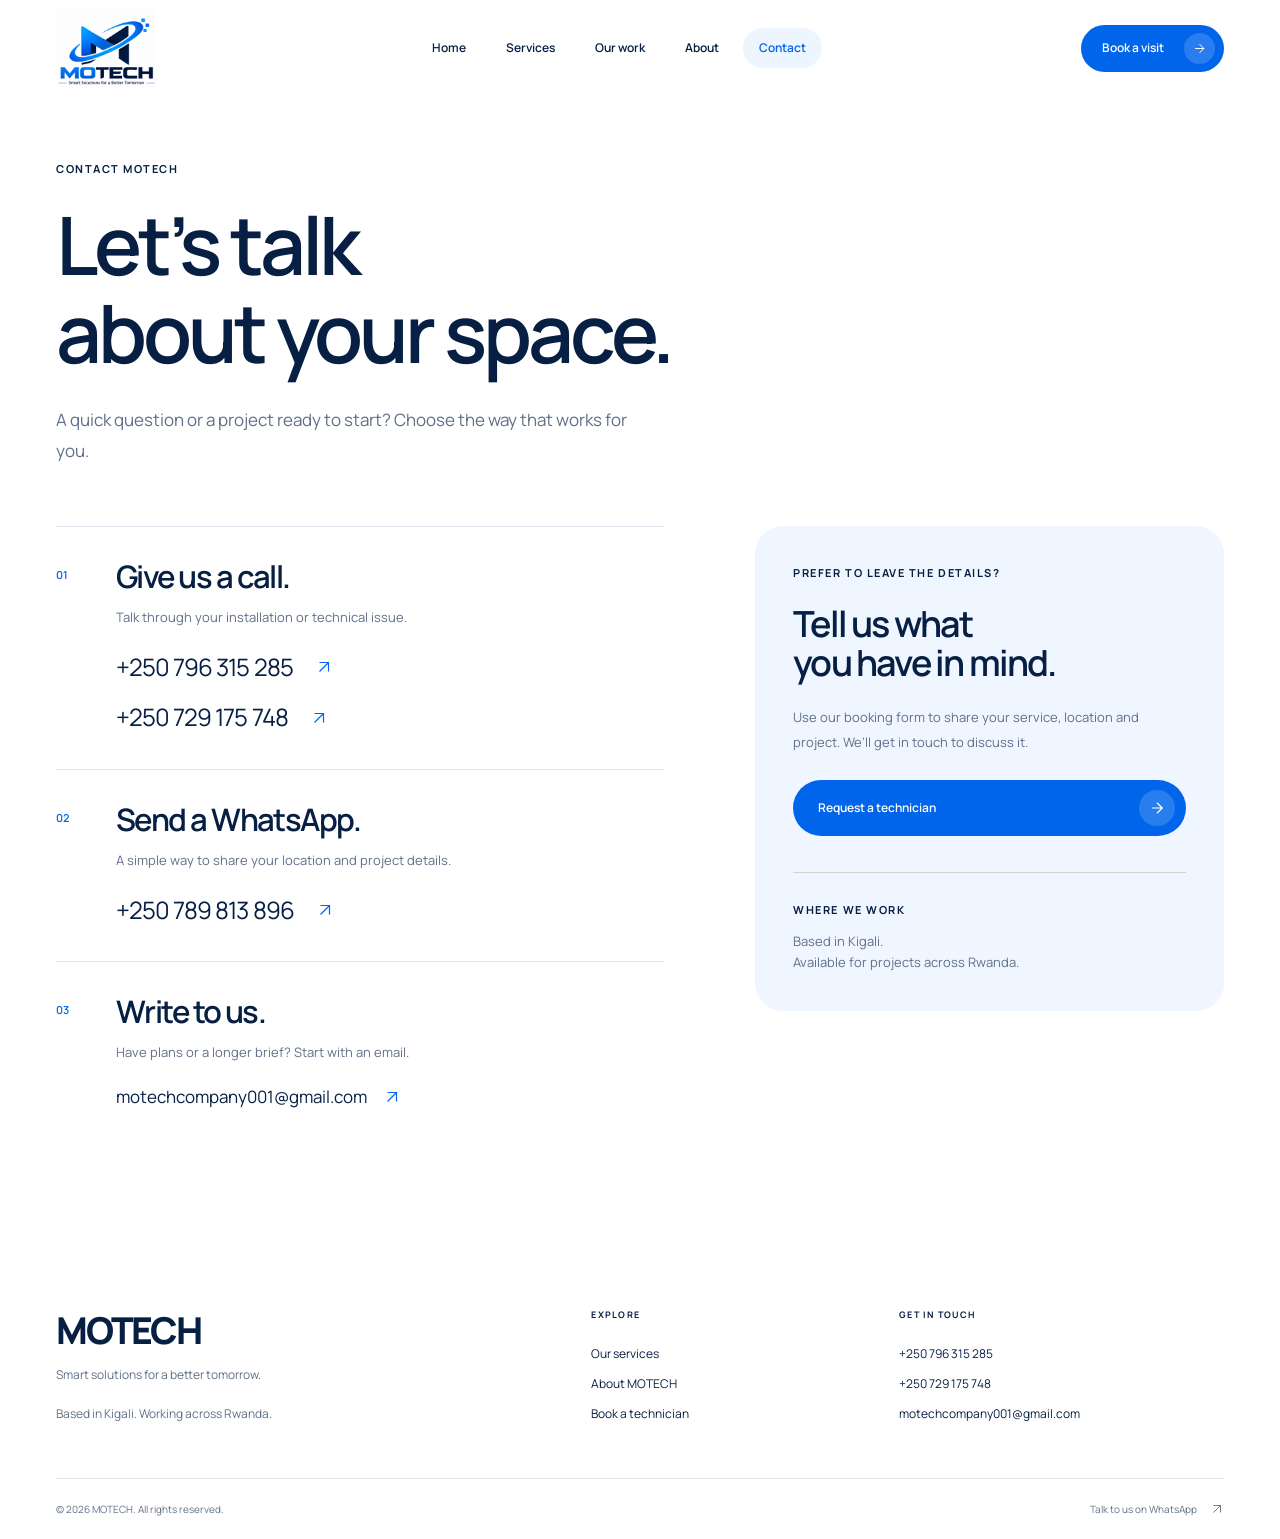
<file: contact.html>
<!doctype html>
<html lang="en">
  <head>
    <meta charset="utf-8" />
    <meta name="viewport" content="width=device-width, initial-scale=1" />
    <meta name="theme-color" content="#061f43" />
    <title>Contact Us | MOTECH</title>
    <meta
      name="description"
      content="Call, WhatsApp or email MOTECH to discuss your electrical, network, CCTV or fire alarm project in Rwanda."
    />
    <link rel="canonical" href="https://motechcompany.github.io/contact.html" />
    <meta property="og:title" content="Contact Us | MOTECH" />
    <meta
      property="og:description"
      content="Call, WhatsApp or email MOTECH to discuss your electrical, network, CCTV or fire alarm project in Rwanda."
    />
    <meta property="og:type" content="website" />
    <meta
      property="og:url"
      content="https://motechcompany.github.io/contact.html"
    />
    <meta
      property="og:image"
      content="https://motechcompany.github.io/assets/network-installation.jpg"
    />
    <link rel="icon" href="assets/logo.png" type="image/png" />
    <link
      rel="preload"
      href="assets/manrope-variable.ttf"
      as="font"
      type="font/ttf"
      crossorigin
    />
    <link rel="stylesheet" href="style.css" />
    <script src="script.js" defer></script>
    <noscript
      ><style>
        .menu-toggle {
          display: none;
        }
        @media (max-width: 850px) {
          .header-inner {
            height: auto;
            min-height: 80px;
            flex-wrap: wrap;
            padding-block: 10px;
          }
          .main-nav {
            display: flex;
            position: static;
            order: 3;
            flex-basis: 100%;
            box-shadow: none;
            padding: 0;
            flex-wrap: wrap;
            gap: 4px 24px;
            border: 0;
          }
          .main-nav a {
            border: 0;
            font-size: 13px;
            padding: 8px 0;
          }
          .header-actions {
            margin-left: auto;
          }
        }
      </style></noscript
    >
  </head>
  <body>
    <a class="skip-link" href="#main">Skip to content</a>
    <header class="site-header">
      <div class="container header-inner">
        <a class="brand" href="index.html" aria-label="MOTECH home"
          ><img
            src="assets/logo.png"
            width="112"
            height="90"
            alt="MOTECH — Smart Solutions for a Better Tomorrow"
        /></a>
        <nav class="main-nav" id="main-nav" aria-label="Main navigation">
          <a href="index.html">Home</a><a href="services.html">Services</a
          ><a href="index.html#our-work">Our work</a
          ><a href="about.html">About</a
          ><a href="contact.html" aria-current="page">Contact</a>
        </nav>
        <div class="header-actions">
          <a class="button button-small" href="book.html"
            >Book a visit<svg
              viewBox="0 0 24 24"
              fill="none"
              stroke="currentColor"
              stroke-width="1.6"
              aria-hidden="true"
            >
              <path d="M5 12h14M12 5l7 7-7 7" /></svg></a
          ><button
            class="menu-toggle"
            type="button"
            aria-expanded="false"
            aria-controls="main-nav"
            aria-label="Open navigation"
          >
            <span></span><span></span>
          </button>
        </div>
      </div>
    </header>
    <main id="main">
      <section class="page-intro container">
        <p class="eyebrow">Contact MOTECH</p>
        <h1>Let’s talk<br />about your space.</h1>
        <p class="page-lead">
          A quick question or a project ready to start? Choose the way that
          works for you.
        </p>
      </section>
      <section class="container contact-layout">
        <div class="contact-methods">
          <article class="contact-method">
            <span class="service-number">01</span>
            <div>
              <h2>Give us a call.</h2>
              <p>Talk through your installation or technical issue.</p>
              <a class="contact-large" href="tel:+250796315285"
                >+250 796 315 285
                <svg
                  viewBox="0 0 24 24"
                  fill="none"
                  stroke="currentColor"
                  stroke-width="1.6"
                  aria-hidden="true"
                >
                  <path d="M6 18 18 6M6 6h12v12" /></svg></a
              ><a class="contact-large" href="tel:+250729175748"
                >+250 729 175 748
                <svg
                  viewBox="0 0 24 24"
                  fill="none"
                  stroke="currentColor"
                  stroke-width="1.6"
                  aria-hidden="true"
                >
                  <path d="M6 18 18 6M6 6h12v12" /></svg
              ></a>
            </div>
          </article>
          <article class="contact-method">
            <span class="service-number">02</span>
            <div>
              <h2>Send a WhatsApp.</h2>
              <p>A simple way to share your location and project details.</p>
              <a
                class="contact-large"
                href="https://wa.me/250789813896"
                target="_blank"
                rel="noopener noreferrer"
                >+250 789 813 896
                <svg
                  viewBox="0 0 24 24"
                  fill="none"
                  stroke="currentColor"
                  stroke-width="1.6"
                  aria-hidden="true"
                >
                  <path d="M6 18 18 6M6 6h12v12" /></svg
              ></a>
            </div>
          </article>
          <article class="contact-method" id="email-me">
            <span class="service-number">03</span>
            <div>
              <h2>Write to us.</h2>
              <p>Have plans or a longer brief? Start with an email.</p>
              <a class="contact-email" href="mailto:motechcompany001@gmail.com"
                >motechcompany001@gmail.com
                <svg
                  viewBox="0 0 24 24"
                  fill="none"
                  stroke="currentColor"
                  stroke-width="1.6"
                  aria-hidden="true"
                >
                  <path d="M6 18 18 6M6 6h12v12" /></svg
              ></a>
            </div>
          </article>
        </div>
        <aside class="contact-aside">
          <p class="eyebrow">Prefer to leave the details?</p>
          <h2>Tell us what<br />you have in mind.</h2>
          <p>
            Use our booking form to share your service, location and project.
            We’ll get in touch to discuss it.
          </p>
          <a class="button button-primary" href="book.html"
            >Request a technician<svg
              viewBox="0 0 24 24"
              fill="none"
              stroke="currentColor"
              stroke-width="1.6"
              aria-hidden="true"
            >
              <path d="M5 12h14M12 5l7 7-7 7" /></svg
          ></a>
          <div class="service-area">
            <p class="eyebrow">Where we work</p>
            <p>Based in Kigali.<br />Available for projects across Rwanda.</p>
          </div>
        </aside>
      </section>
    </main>
    <footer class="site-footer">
      <div class="container">
        <div class="footer-top">
          <div>
            <a class="footer-brand" href="index.html">MOTECH</a>
            <p>Smart solutions for a better tomorrow.</p>
            <p class="footer-location">
              Based in Kigali. Working across Rwanda.
            </p>
          </div>
          <div class="footer-links">
            <span class="eyebrow">Explore</span
            ><a href="services.html">Our services</a
            ><a href="about.html">About MOTECH</a
            ><a href="book.html">Book a technician</a>
          </div>
          <div class="footer-links">
            <span class="eyebrow">Get in touch</span
            ><a href="tel:+250796315285">+250 796 315 285</a
            ><a href="tel:+250729175748">+250 729 175 748</a
            ><a href="mailto:motechcompany001@gmail.com"
              >motechcompany001@gmail.com</a
            >
          </div>
        </div>
        <div class="footer-bottom">
          <span
            >© <span data-year>2026</span> MOTECH. All rights reserved.</span
          ><a
            href="https://wa.me/250789813896"
            target="_blank"
            rel="noopener noreferrer"
            >Talk to us on WhatsApp
            <svg
              viewBox="0 0 24 24"
              fill="none"
              stroke="currentColor"
              stroke-width="1.6"
              aria-hidden="true"
            >
              <path d="M6 18 18 6M6 6h12v12" /></svg
          ></a>
        </div>
      </div>
    </footer>
  </body>
</html>
</file>
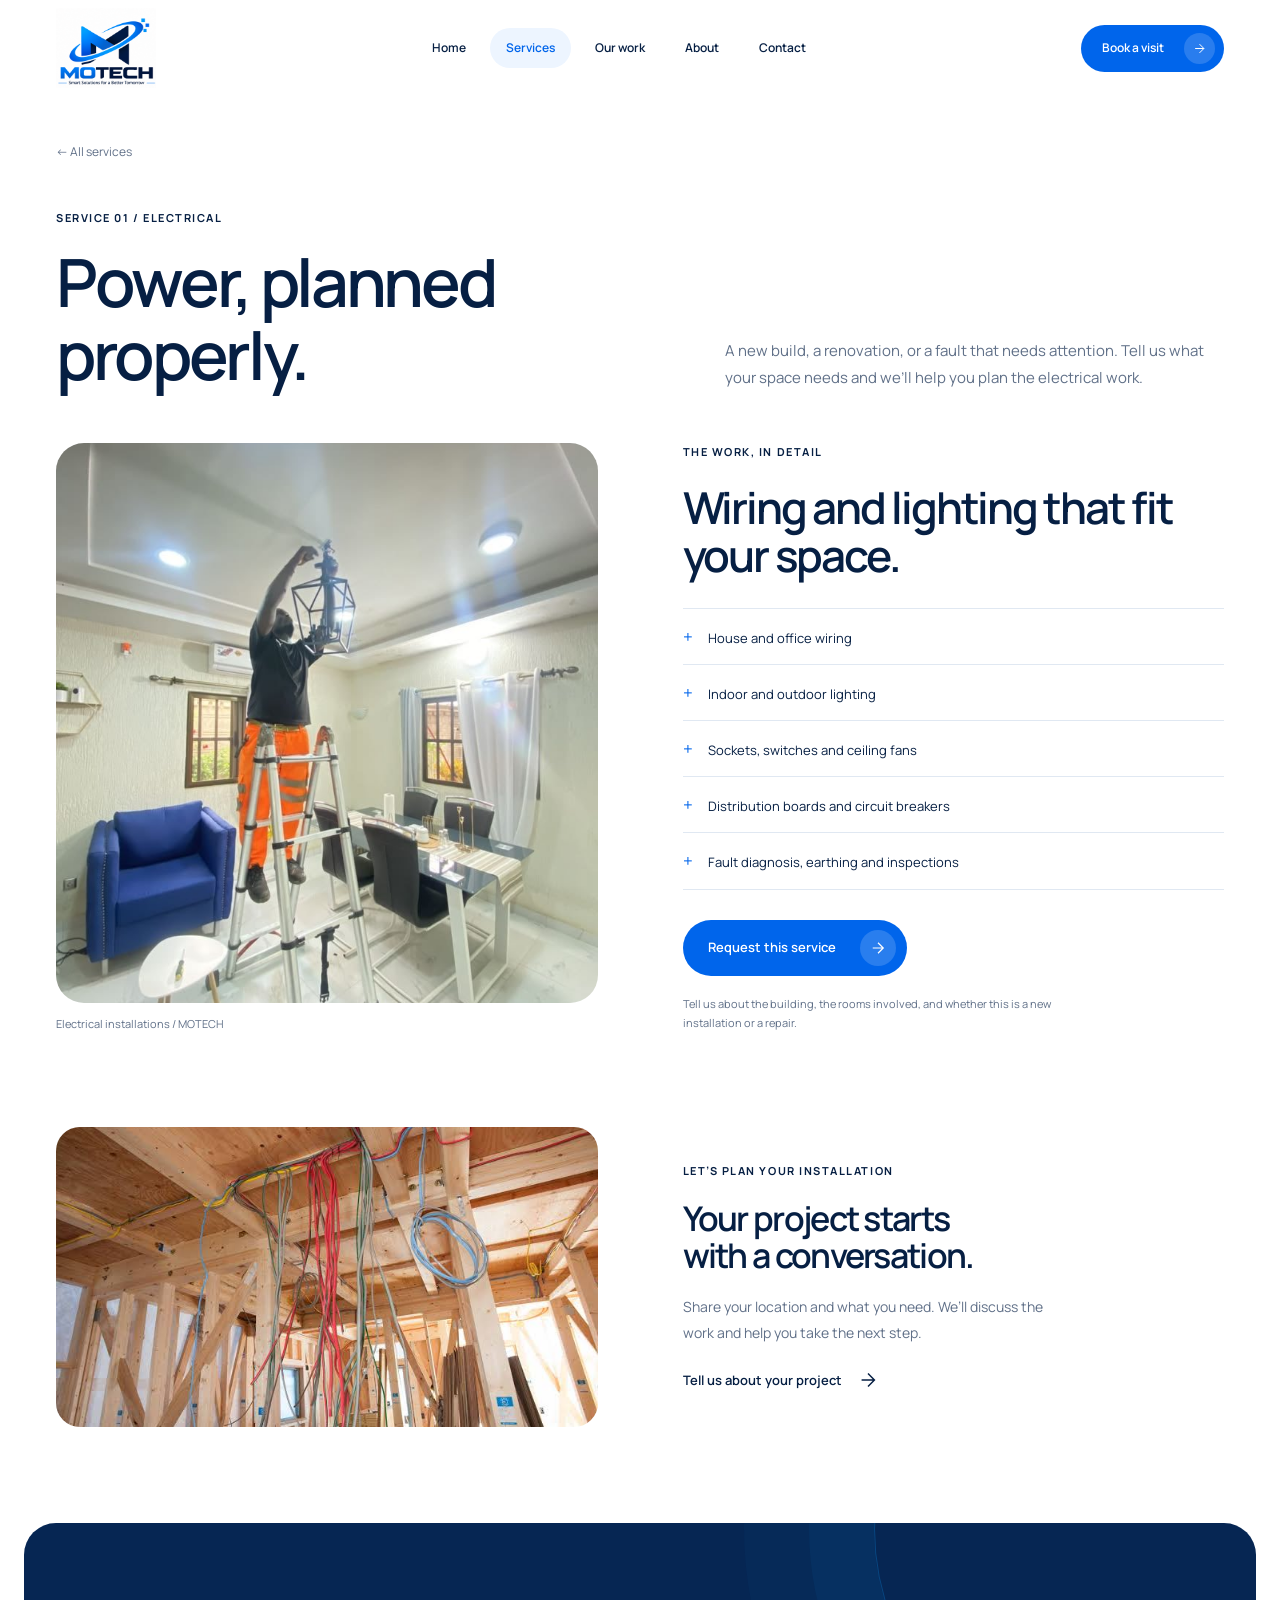
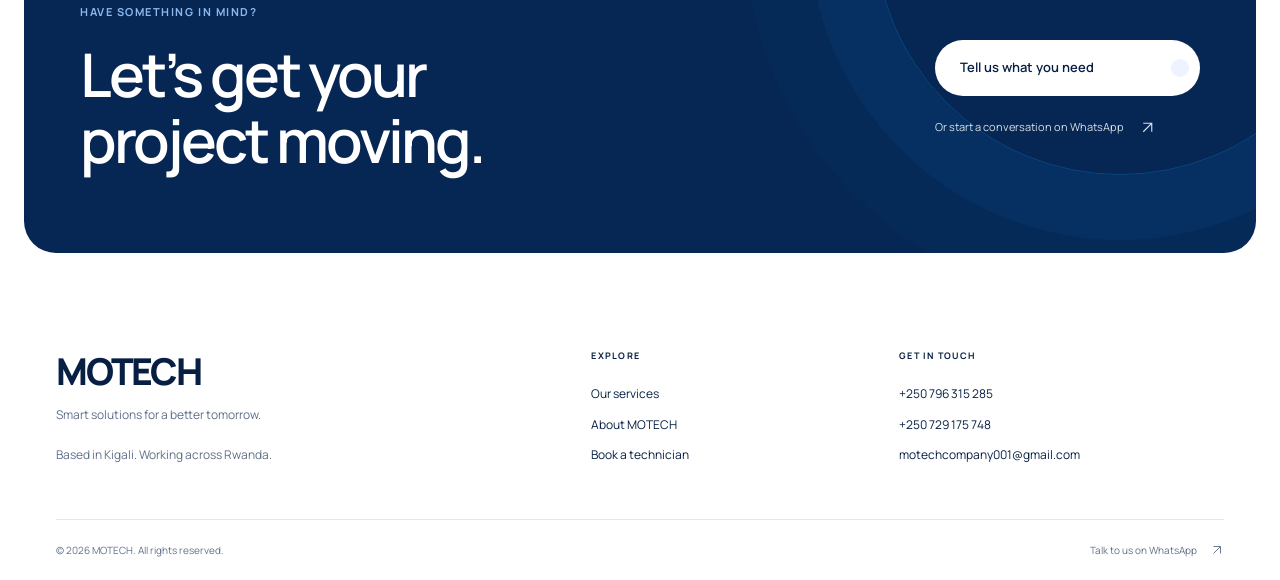
<file: electrical.html>
<!doctype html>
<html lang="en">
  <head>
    <meta charset="utf-8" />
    <meta name="viewport" content="width=device-width, initial-scale=1" />
    <meta name="theme-color" content="#061f43" />
    <title>Electrical installations in Rwanda | MOTECH</title>
    <meta
      name="description"
      content="From the first cable to the final light fitting. Wiring, lighting and power distribution for homes and commercial spaces. MOTECH serves Kigali and locations across Rwanda."
    />
    <link
      rel="canonical"
      href="https://motechcompany.github.io/electrical.html"
    />
    <meta
      property="og:title"
      content="Electrical installations in Rwanda | MOTECH"
    />
    <meta
      property="og:description"
      content="From the first cable to the final light fitting. Wiring, lighting and power distribution for homes and commercial spaces. MOTECH serves Kigali and locations across Rwanda."
    />
    <meta property="og:type" content="website" />
    <meta
      property="og:url"
      content="https://motechcompany.github.io/electrical.html"
    />
    <meta
      property="og:image"
      content="https://motechcompany.github.io/assets/network-installation.jpg"
    />
    <link rel="icon" href="assets/logo.png" type="image/png" />
    <link
      rel="preload"
      href="assets/manrope-variable.ttf"
      as="font"
      type="font/ttf"
      crossorigin
    />
    <link rel="stylesheet" href="style.css" />
    <script src="script.js" defer></script>
    <noscript
      ><style>
        .menu-toggle {
          display: none;
        }
        @media (max-width: 850px) {
          .header-inner {
            height: auto;
            min-height: 80px;
            flex-wrap: wrap;
            padding-block: 10px;
          }
          .main-nav {
            display: flex;
            position: static;
            order: 3;
            flex-basis: 100%;
            box-shadow: none;
            padding: 0;
            flex-wrap: wrap;
            gap: 4px 24px;
            border: 0;
          }
          .main-nav a {
            border: 0;
            font-size: 13px;
            padding: 8px 0;
          }
          .header-actions {
            margin-left: auto;
          }
        }
      </style></noscript
    >
  </head>
  <body>
    <a class="skip-link" href="#main">Skip to content</a>
    <header class="site-header">
      <div class="container header-inner">
        <a class="brand" href="index.html" aria-label="MOTECH home"
          ><img
            src="assets/logo.png"
            width="112"
            height="90"
            alt="MOTECH — Smart Solutions for a Better Tomorrow"
        /></a>
        <nav class="main-nav" id="main-nav" aria-label="Main navigation">
          <a href="index.html">Home</a
          ><a href="services.html" aria-current="page">Services</a
          ><a href="index.html#our-work">Our work</a
          ><a href="about.html">About</a><a href="contact.html">Contact</a>
        </nav>
        <div class="header-actions">
          <a class="button button-small" href="book.html"
            >Book a visit<svg
              viewBox="0 0 24 24"
              fill="none"
              stroke="currentColor"
              stroke-width="1.6"
              aria-hidden="true"
            >
              <path d="M5 12h14M12 5l7 7-7 7" /></svg></a
          ><button
            class="menu-toggle"
            type="button"
            aria-expanded="false"
            aria-controls="main-nav"
            aria-label="Open navigation"
          >
            <span></span><span></span>
          </button>
        </div>
      </div>
    </header>
    <main id="main">
      <section class="container detail-intro">
        <a class="back-link" href="services.html">← All services</a>
        <div class="detail-heading">
          <div>
            <p class="eyebrow">Service 01 / Electrical</p>
            <h1>Power, planned properly.</h1>
          </div>
          <p class="page-lead">
            A new build, a renovation, or a fault that needs attention. Tell us
            what your space needs and we’ll help you plan the electrical work.
          </p>
        </div>
      </section>
      <section class="container detail-layout">
        <figure class="detail-photo">
          <img
            src="assets/electrical-installation.jpg"
            alt="Technician installing a pendant light in a home"
            width="735"
            height="800"
            fetchpriority="high"
          />
          <figcaption>Electrical installations / MOTECH</figcaption>
        </figure>
        <div class="detail-content">
          <p class="eyebrow">The work, in detail</p>
          <h2>Wiring and lighting that fit your space.</h2>
          <ul class="inclusion-list">
            <li>House and office wiring</li>
            <li>Indoor and outdoor lighting</li>
            <li>Sockets, switches and ceiling fans</li>
            <li>Distribution boards and circuit breakers</li>
            <li>Fault diagnosis, earthing and inspections</li>
          </ul>
          <a
            class="button button-primary"
            href="book.html?service=Electrical%20Installation"
            >Request this service<svg
              viewBox="0 0 24 24"
              fill="none"
              stroke="currentColor"
              stroke-width="1.6"
              aria-hidden="true"
            >
              <path d="M5 12h14M12 5l7 7-7 7" /></svg
          ></a>
          <p class="small-note">
            Tell us about the building, the rooms involved, and whether this is
            a new installation or a repair.
          </p>
        </div>
      </section>
      <section class="container detail-secondary">
        <img
          src="house wires.jpg"
          alt="Electrical wiring and installation"
          loading="lazy"
        />
        <div>
          <p class="eyebrow">Let’s plan your installation</p>
          <h2>Your project starts<br />with a conversation.</h2>
          <p>
            Share your location and what you need. We’ll discuss the work and
            help you take the next step.
          </p>
          <a
            class="text-link"
            href="book.html?service=Electrical%20Installation"
            >Tell us about your project
            <svg
              viewBox="0 0 24 24"
              fill="none"
              stroke="currentColor"
              stroke-width="1.6"
              aria-hidden="true"
            >
              <path d="M5 12h14M12 5l7 7-7 7" /></svg
          ></a>
        </div>
      </section>
      <section class="project-cta">
        <div class="container cta-inner">
          <div>
            <p class="eyebrow">Have something in mind?</p>
            <h2>Let’s get your<br />project moving.</h2>
          </div>
          <div class="cta-actions">
            <a class="button button-white" href="book.html"
              >Tell us what you need<svg
                viewBox="0 0 24 24"
                fill="none"
                stroke="currentColor"
                stroke-width="1.6"
                aria-hidden="true"
              >
                <path d="M5 12h14M12 5l7 7-7 7" /></svg></a
            ><a
              class="text-link"
              href="https://wa.me/250789813896"
              target="_blank"
              rel="noopener noreferrer"
              >Or start a conversation on WhatsApp
              <svg
                viewBox="0 0 24 24"
                fill="none"
                stroke="currentColor"
                stroke-width="1.6"
                aria-hidden="true"
              >
                <path d="M6 18 18 6M6 6h12v12" /></svg
            ></a>
          </div>
        </div>
      </section>
    </main>
    <footer class="site-footer">
      <div class="container">
        <div class="footer-top">
          <div>
            <a class="footer-brand" href="index.html">MOTECH</a>
            <p>Smart solutions for a better tomorrow.</p>
            <p class="footer-location">
              Based in Kigali. Working across Rwanda.
            </p>
          </div>
          <div class="footer-links">
            <span class="eyebrow">Explore</span
            ><a href="services.html">Our services</a
            ><a href="about.html">About MOTECH</a
            ><a href="book.html">Book a technician</a>
          </div>
          <div class="footer-links">
            <span class="eyebrow">Get in touch</span
            ><a href="tel:+250796315285">+250 796 315 285</a
            ><a href="tel:+250729175748">+250 729 175 748</a
            ><a href="mailto:motechcompany001@gmail.com"
              >motechcompany001@gmail.com</a
            >
          </div>
        </div>
        <div class="footer-bottom">
          <span
            >© <span data-year>2026</span> MOTECH. All rights reserved.</span
          ><a
            href="https://wa.me/250789813896"
            target="_blank"
            rel="noopener noreferrer"
            >Talk to us on WhatsApp
            <svg
              viewBox="0 0 24 24"
              fill="none"
              stroke="currentColor"
              stroke-width="1.6"
              aria-hidden="true"
            >
              <path d="M6 18 18 6M6 6h12v12" /></svg
          ></a>
        </div>
      </div>
    </footer>
  </body>
</html>
</file>
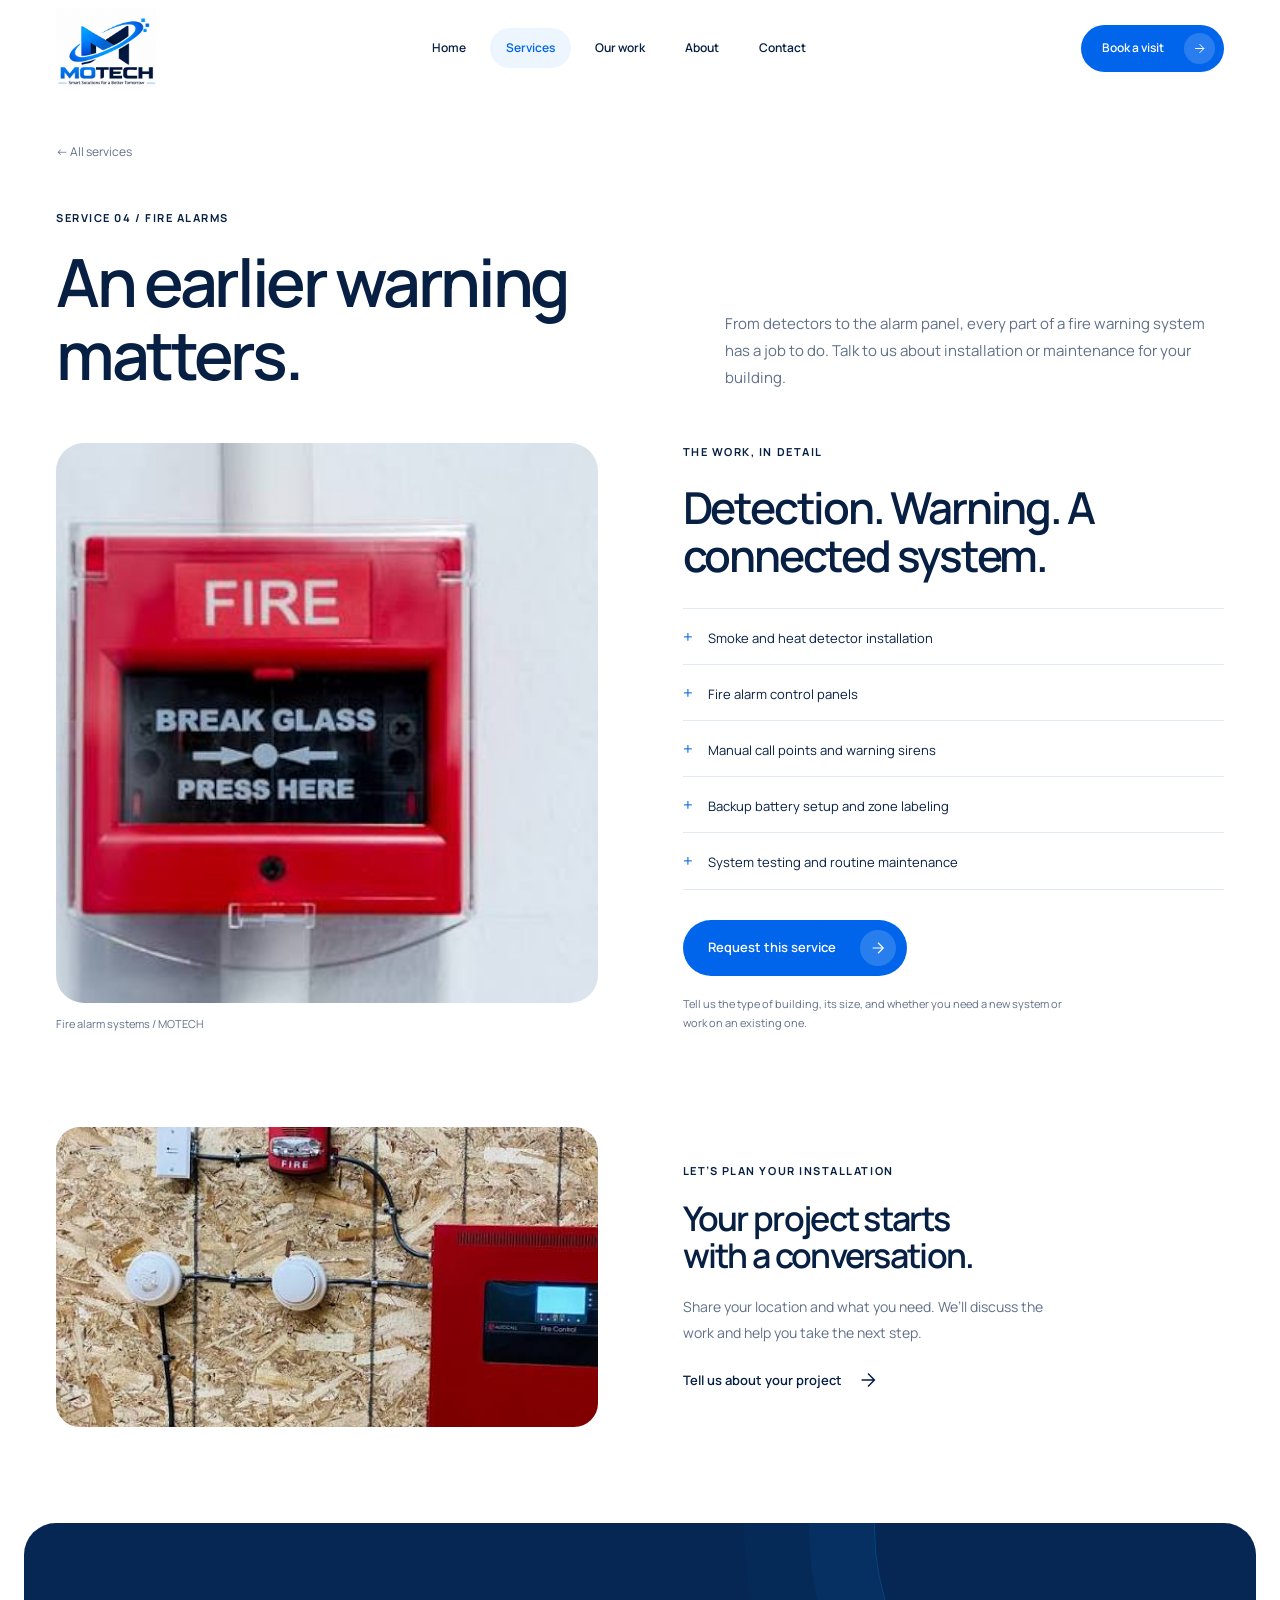
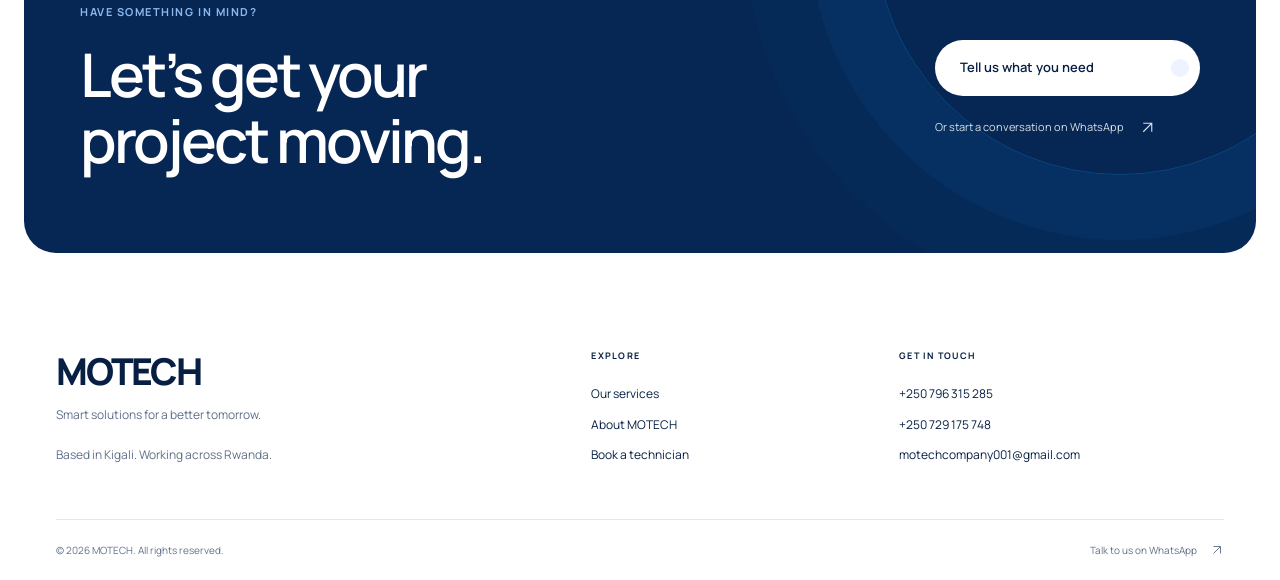
<file: fire-alarm.html>
<!doctype html>
<html lang="en">
  <head>
    <meta charset="utf-8" />
    <meta name="viewport" content="width=device-width, initial-scale=1" />
    <meta name="theme-color" content="#061f43" />
    <title>Fire alarm systems in Rwanda | MOTECH</title>
    <meta
      name="description"
      content="Smoke and heat detection, alarm panels and warning systems. Installation and maintenance for your building. MOTECH serves Kigali and locations across Rwanda."
    />
    <link
      rel="canonical"
      href="https://motechcompany.github.io/fire-alarm.html"
    />
    <meta property="og:title" content="Fire alarm systems in Rwanda | MOTECH" />
    <meta
      property="og:description"
      content="Smoke and heat detection, alarm panels and warning systems. Installation and maintenance for your building. MOTECH serves Kigali and locations across Rwanda."
    />
    <meta property="og:type" content="website" />
    <meta
      property="og:url"
      content="https://motechcompany.github.io/fire-alarm.html"
    />
    <meta
      property="og:image"
      content="https://motechcompany.github.io/assets/network-installation.jpg"
    />
    <link rel="icon" href="assets/logo.png" type="image/png" />
    <link
      rel="preload"
      href="assets/manrope-variable.ttf"
      as="font"
      type="font/ttf"
      crossorigin
    />
    <link rel="stylesheet" href="style.css" />
    <script src="script.js" defer></script>
    <noscript
      ><style>
        .menu-toggle {
          display: none;
        }
        @media (max-width: 850px) {
          .header-inner {
            height: auto;
            min-height: 80px;
            flex-wrap: wrap;
            padding-block: 10px;
          }
          .main-nav {
            display: flex;
            position: static;
            order: 3;
            flex-basis: 100%;
            box-shadow: none;
            padding: 0;
            flex-wrap: wrap;
            gap: 4px 24px;
            border: 0;
          }
          .main-nav a {
            border: 0;
            font-size: 13px;
            padding: 8px 0;
          }
          .header-actions {
            margin-left: auto;
          }
        }
      </style></noscript
    >
  </head>
  <body>
    <a class="skip-link" href="#main">Skip to content</a>
    <header class="site-header">
      <div class="container header-inner">
        <a class="brand" href="index.html" aria-label="MOTECH home"
          ><img
            src="assets/logo.png"
            width="112"
            height="90"
            alt="MOTECH — Smart Solutions for a Better Tomorrow"
        /></a>
        <nav class="main-nav" id="main-nav" aria-label="Main navigation">
          <a href="index.html">Home</a
          ><a href="services.html" aria-current="page">Services</a
          ><a href="index.html#our-work">Our work</a
          ><a href="about.html">About</a><a href="contact.html">Contact</a>
        </nav>
        <div class="header-actions">
          <a class="button button-small" href="book.html"
            >Book a visit<svg
              viewBox="0 0 24 24"
              fill="none"
              stroke="currentColor"
              stroke-width="1.6"
              aria-hidden="true"
            >
              <path d="M5 12h14M12 5l7 7-7 7" /></svg></a
          ><button
            class="menu-toggle"
            type="button"
            aria-expanded="false"
            aria-controls="main-nav"
            aria-label="Open navigation"
          >
            <span></span><span></span>
          </button>
        </div>
      </div>
    </header>
    <main id="main">
      <section class="container detail-intro">
        <a class="back-link" href="services.html">← All services</a>
        <div class="detail-heading">
          <div>
            <p class="eyebrow">Service 04 / Fire alarms</p>
            <h1>An earlier warning matters.</h1>
          </div>
          <p class="page-lead">
            From detectors to the alarm panel, every part of a fire warning
            system has a job to do. Talk to us about installation or maintenance
            for your building.
          </p>
        </div>
      </section>
      <section class="container detail-layout">
        <figure class="detail-photo">
          <img
            src="fire alarm1.jpg"
            alt="Smoke detection and fire alarm equipment"
            width="735"
            height="800"
            fetchpriority="high"
          />
          <figcaption>Fire alarm systems / MOTECH</figcaption>
        </figure>
        <div class="detail-content">
          <p class="eyebrow">The work, in detail</p>
          <h2>Detection. Warning. A connected system.</h2>
          <ul class="inclusion-list">
            <li>Smoke and heat detector installation</li>
            <li>Fire alarm control panels</li>
            <li>Manual call points and warning sirens</li>
            <li>Backup battery setup and zone labeling</li>
            <li>System testing and routine maintenance</li>
          </ul>
          <a
            class="button button-primary"
            href="book.html?service=Fire%20Alarm%20Installation"
            >Request this service<svg
              viewBox="0 0 24 24"
              fill="none"
              stroke="currentColor"
              stroke-width="1.6"
              aria-hidden="true"
            >
              <path d="M5 12h14M12 5l7 7-7 7" /></svg
          ></a>
          <p class="small-note">
            Tell us the type of building, its size, and whether you need a new
            system or work on an existing one.
          </p>
        </div>
      </section>
      <section class="container detail-secondary">
        <img
          src="fire alarm2.jpg"
          alt="Fire alarm control and warning system"
          loading="lazy"
        />
        <div>
          <p class="eyebrow">Let’s plan your installation</p>
          <h2>Your project starts<br />with a conversation.</h2>
          <p>
            Share your location and what you need. We’ll discuss the work and
            help you take the next step.
          </p>
          <a
            class="text-link"
            href="book.html?service=Fire%20Alarm%20Installation"
            >Tell us about your project
            <svg
              viewBox="0 0 24 24"
              fill="none"
              stroke="currentColor"
              stroke-width="1.6"
              aria-hidden="true"
            >
              <path d="M5 12h14M12 5l7 7-7 7" /></svg
          ></a>
        </div>
      </section>
      <section class="project-cta">
        <div class="container cta-inner">
          <div>
            <p class="eyebrow">Have something in mind?</p>
            <h2>Let’s get your<br />project moving.</h2>
          </div>
          <div class="cta-actions">
            <a class="button button-white" href="book.html"
              >Tell us what you need<svg
                viewBox="0 0 24 24"
                fill="none"
                stroke="currentColor"
                stroke-width="1.6"
                aria-hidden="true"
              >
                <path d="M5 12h14M12 5l7 7-7 7" /></svg></a
            ><a
              class="text-link"
              href="https://wa.me/250789813896"
              target="_blank"
              rel="noopener noreferrer"
              >Or start a conversation on WhatsApp
              <svg
                viewBox="0 0 24 24"
                fill="none"
                stroke="currentColor"
                stroke-width="1.6"
                aria-hidden="true"
              >
                <path d="M6 18 18 6M6 6h12v12" /></svg
            ></a>
          </div>
        </div>
      </section>
    </main>
    <footer class="site-footer">
      <div class="container">
        <div class="footer-top">
          <div>
            <a class="footer-brand" href="index.html">MOTECH</a>
            <p>Smart solutions for a better tomorrow.</p>
            <p class="footer-location">
              Based in Kigali. Working across Rwanda.
            </p>
          </div>
          <div class="footer-links">
            <span class="eyebrow">Explore</span
            ><a href="services.html">Our services</a
            ><a href="about.html">About MOTECH</a
            ><a href="book.html">Book a technician</a>
          </div>
          <div class="footer-links">
            <span class="eyebrow">Get in touch</span
            ><a href="tel:+250796315285">+250 796 315 285</a
            ><a href="tel:+250729175748">+250 729 175 748</a
            ><a href="mailto:motechcompany001@gmail.com"
              >motechcompany001@gmail.com</a
            >
          </div>
        </div>
        <div class="footer-bottom">
          <span
            >© <span data-year>2026</span> MOTECH. All rights reserved.</span
          ><a
            href="https://wa.me/250789813896"
            target="_blank"
            rel="noopener noreferrer"
            >Talk to us on WhatsApp
            <svg
              viewBox="0 0 24 24"
              fill="none"
              stroke="currentColor"
              stroke-width="1.6"
              aria-hidden="true"
            >
              <path d="M6 18 18 6M6 6h12v12" /></svg
          ></a>
        </div>
      </div>
    </footer>
  </body>
</html>
</file>
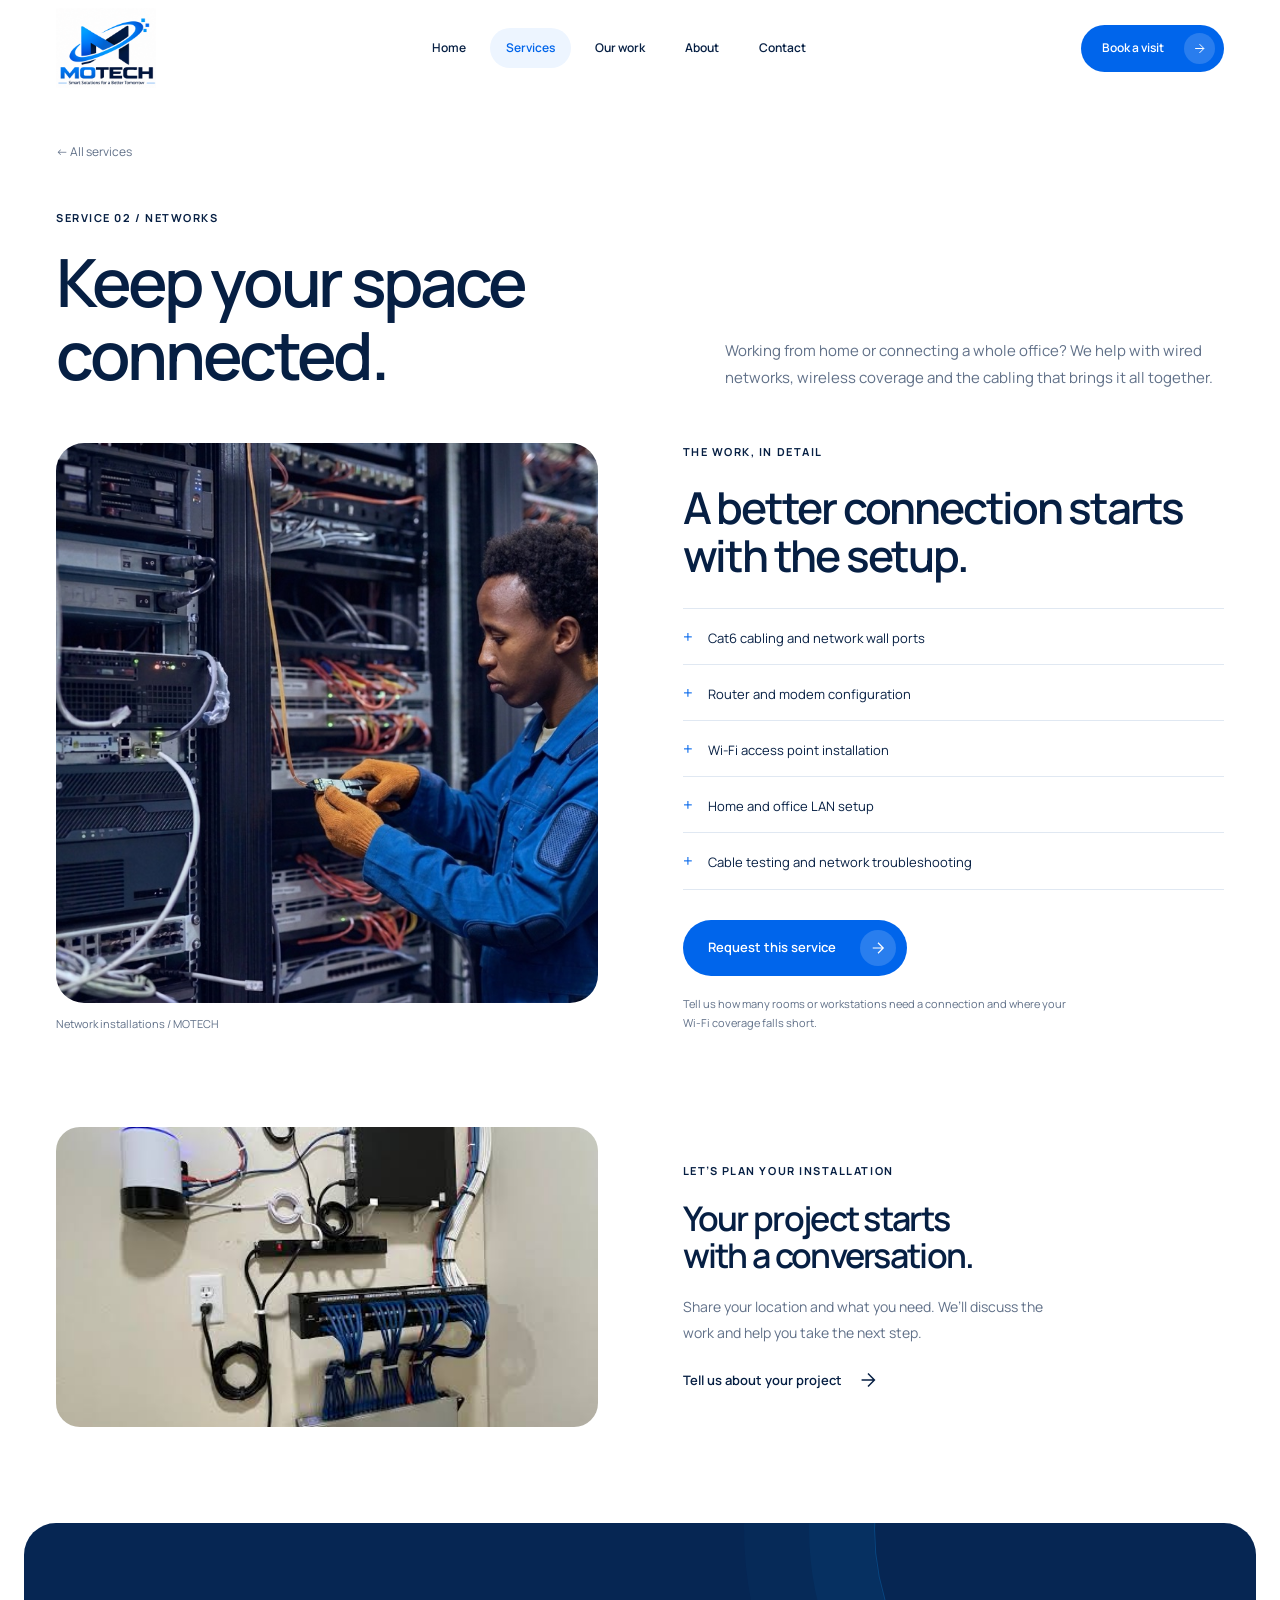
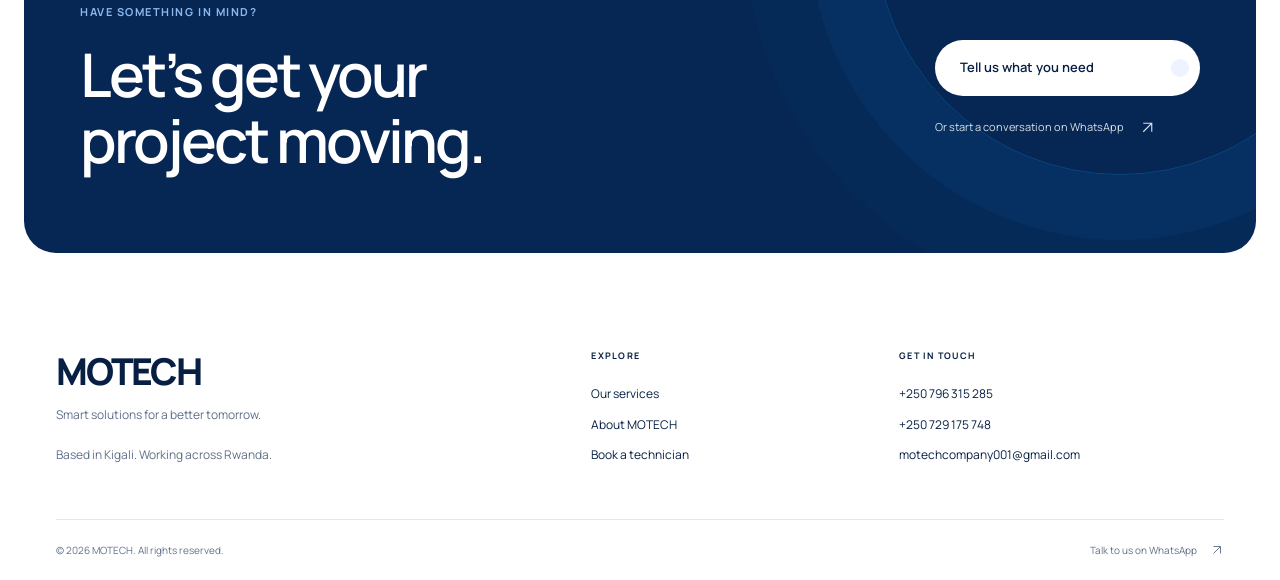
<file: network.html>
<!doctype html>
<html lang="en">
  <head>
    <meta charset="utf-8" />
    <meta name="viewport" content="width=device-width, initial-scale=1" />
    <meta name="theme-color" content="#061f43" />
    <title>Network installations in Rwanda | MOTECH</title>
    <meta
      name="description"
      content="Structured cabling, Wi-Fi and router setup. Get the connections your home or office needs, where you need them. MOTECH serves Kigali and locations across Rwanda."
    />
    <link rel="canonical" href="https://motechcompany.github.io/network.html" />
    <meta
      property="og:title"
      content="Network installations in Rwanda | MOTECH"
    />
    <meta
      property="og:description"
      content="Structured cabling, Wi-Fi and router setup. Get the connections your home or office needs, where you need them. MOTECH serves Kigali and locations across Rwanda."
    />
    <meta property="og:type" content="website" />
    <meta
      property="og:url"
      content="https://motechcompany.github.io/network.html"
    />
    <meta
      property="og:image"
      content="https://motechcompany.github.io/assets/network-installation.jpg"
    />
    <link rel="icon" href="assets/logo.png" type="image/png" />
    <link
      rel="preload"
      href="assets/manrope-variable.ttf"
      as="font"
      type="font/ttf"
      crossorigin
    />
    <link rel="stylesheet" href="style.css" />
    <script src="script.js" defer></script>
    <noscript
      ><style>
        .menu-toggle {
          display: none;
        }
        @media (max-width: 850px) {
          .header-inner {
            height: auto;
            min-height: 80px;
            flex-wrap: wrap;
            padding-block: 10px;
          }
          .main-nav {
            display: flex;
            position: static;
            order: 3;
            flex-basis: 100%;
            box-shadow: none;
            padding: 0;
            flex-wrap: wrap;
            gap: 4px 24px;
            border: 0;
          }
          .main-nav a {
            border: 0;
            font-size: 13px;
            padding: 8px 0;
          }
          .header-actions {
            margin-left: auto;
          }
        }
      </style></noscript
    >
  </head>
  <body>
    <a class="skip-link" href="#main">Skip to content</a>
    <header class="site-header">
      <div class="container header-inner">
        <a class="brand" href="index.html" aria-label="MOTECH home"
          ><img
            src="assets/logo.png"
            width="112"
            height="90"
            alt="MOTECH — Smart Solutions for a Better Tomorrow"
        /></a>
        <nav class="main-nav" id="main-nav" aria-label="Main navigation">
          <a href="index.html">Home</a
          ><a href="services.html" aria-current="page">Services</a
          ><a href="index.html#our-work">Our work</a
          ><a href="about.html">About</a><a href="contact.html">Contact</a>
        </nav>
        <div class="header-actions">
          <a class="button button-small" href="book.html"
            >Book a visit<svg
              viewBox="0 0 24 24"
              fill="none"
              stroke="currentColor"
              stroke-width="1.6"
              aria-hidden="true"
            >
              <path d="M5 12h14M12 5l7 7-7 7" /></svg></a
          ><button
            class="menu-toggle"
            type="button"
            aria-expanded="false"
            aria-controls="main-nav"
            aria-label="Open navigation"
          >
            <span></span><span></span>
          </button>
        </div>
      </div>
    </header>
    <main id="main">
      <section class="container detail-intro">
        <a class="back-link" href="services.html">← All services</a>
        <div class="detail-heading">
          <div>
            <p class="eyebrow">Service 02 / Networks</p>
            <h1>Keep your space connected.</h1>
          </div>
          <p class="page-lead">
            Working from home or connecting a whole office? We help with wired
            networks, wireless coverage and the cabling that brings it all
            together.
          </p>
        </div>
      </section>
      <section class="container detail-layout">
        <figure class="detail-photo">
          <img
            src="assets/network-installation.jpg"
            alt="Technician working on network connections beside a server rack"
            width="735"
            height="800"
            fetchpriority="high"
          />
          <figcaption>Network installations / MOTECH</figcaption>
        </figure>
        <div class="detail-content">
          <p class="eyebrow">The work, in detail</p>
          <h2>A better connection starts with the setup.</h2>
          <ul class="inclusion-list">
            <li>Cat6 cabling and network wall ports</li>
            <li>Router and modem configuration</li>
            <li>Wi-Fi access point installation</li>
            <li>Home and office LAN setup</li>
            <li>Cable testing and network troubleshooting</li>
          </ul>
          <a
            class="button button-primary"
            href="book.html?service=Network%20Installation"
            >Request this service<svg
              viewBox="0 0 24 24"
              fill="none"
              stroke="currentColor"
              stroke-width="1.6"
              aria-hidden="true"
            >
              <path d="M5 12h14M12 5l7 7-7 7" /></svg
          ></a>
          <p class="small-note">
            Tell us how many rooms or workstations need a connection and where
            your Wi-Fi coverage falls short.
          </p>
        </div>
      </section>
      <section class="container detail-secondary">
        <img
          src="network2.jpg"
          alt="Network cabling installation"
          loading="lazy"
        />
        <div>
          <p class="eyebrow">Let’s plan your installation</p>
          <h2>Your project starts<br />with a conversation.</h2>
          <p>
            Share your location and what you need. We’ll discuss the work and
            help you take the next step.
          </p>
          <a class="text-link" href="book.html?service=Network%20Installation"
            >Tell us about your project
            <svg
              viewBox="0 0 24 24"
              fill="none"
              stroke="currentColor"
              stroke-width="1.6"
              aria-hidden="true"
            >
              <path d="M5 12h14M12 5l7 7-7 7" /></svg
          ></a>
        </div>
      </section>
      <section class="project-cta">
        <div class="container cta-inner">
          <div>
            <p class="eyebrow">Have something in mind?</p>
            <h2>Let’s get your<br />project moving.</h2>
          </div>
          <div class="cta-actions">
            <a class="button button-white" href="book.html"
              >Tell us what you need<svg
                viewBox="0 0 24 24"
                fill="none"
                stroke="currentColor"
                stroke-width="1.6"
                aria-hidden="true"
              >
                <path d="M5 12h14M12 5l7 7-7 7" /></svg></a
            ><a
              class="text-link"
              href="https://wa.me/250789813896"
              target="_blank"
              rel="noopener noreferrer"
              >Or start a conversation on WhatsApp
              <svg
                viewBox="0 0 24 24"
                fill="none"
                stroke="currentColor"
                stroke-width="1.6"
                aria-hidden="true"
              >
                <path d="M6 18 18 6M6 6h12v12" /></svg
            ></a>
          </div>
        </div>
      </section>
    </main>
    <footer class="site-footer">
      <div class="container">
        <div class="footer-top">
          <div>
            <a class="footer-brand" href="index.html">MOTECH</a>
            <p>Smart solutions for a better tomorrow.</p>
            <p class="footer-location">
              Based in Kigali. Working across Rwanda.
            </p>
          </div>
          <div class="footer-links">
            <span class="eyebrow">Explore</span
            ><a href="services.html">Our services</a
            ><a href="about.html">About MOTECH</a
            ><a href="book.html">Book a technician</a>
          </div>
          <div class="footer-links">
            <span class="eyebrow">Get in touch</span
            ><a href="tel:+250796315285">+250 796 315 285</a
            ><a href="tel:+250729175748">+250 729 175 748</a
            ><a href="mailto:motechcompany001@gmail.com"
              >motechcompany001@gmail.com</a
            >
          </div>
        </div>
        <div class="footer-bottom">
          <span
            >© <span data-year>2026</span> MOTECH. All rights reserved.</span
          ><a
            href="https://wa.me/250789813896"
            target="_blank"
            rel="noopener noreferrer"
            >Talk to us on WhatsApp
            <svg
              viewBox="0 0 24 24"
              fill="none"
              stroke="currentColor"
              stroke-width="1.6"
              aria-hidden="true"
            >
              <path d="M6 18 18 6M6 6h12v12" /></svg
          ></a>
        </div>
      </div>
    </footer>
  </body>
</html>
</file>
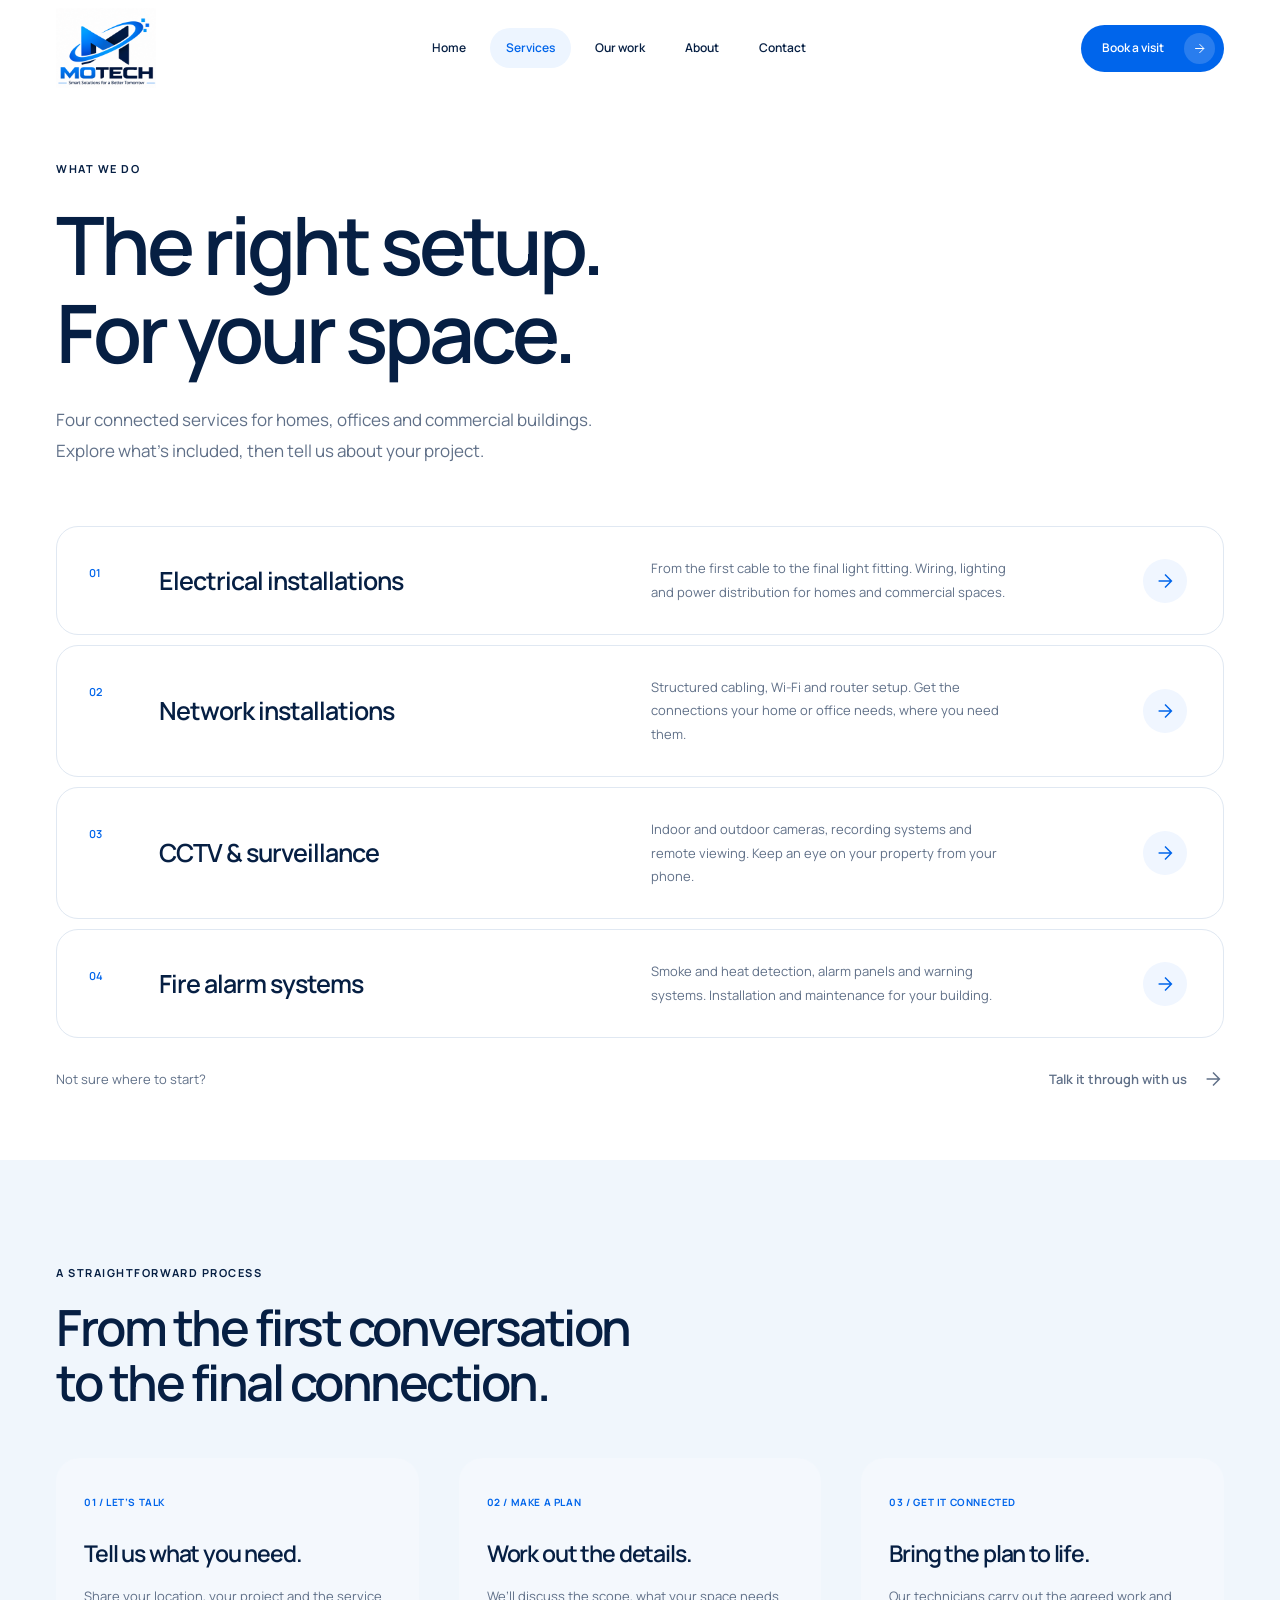
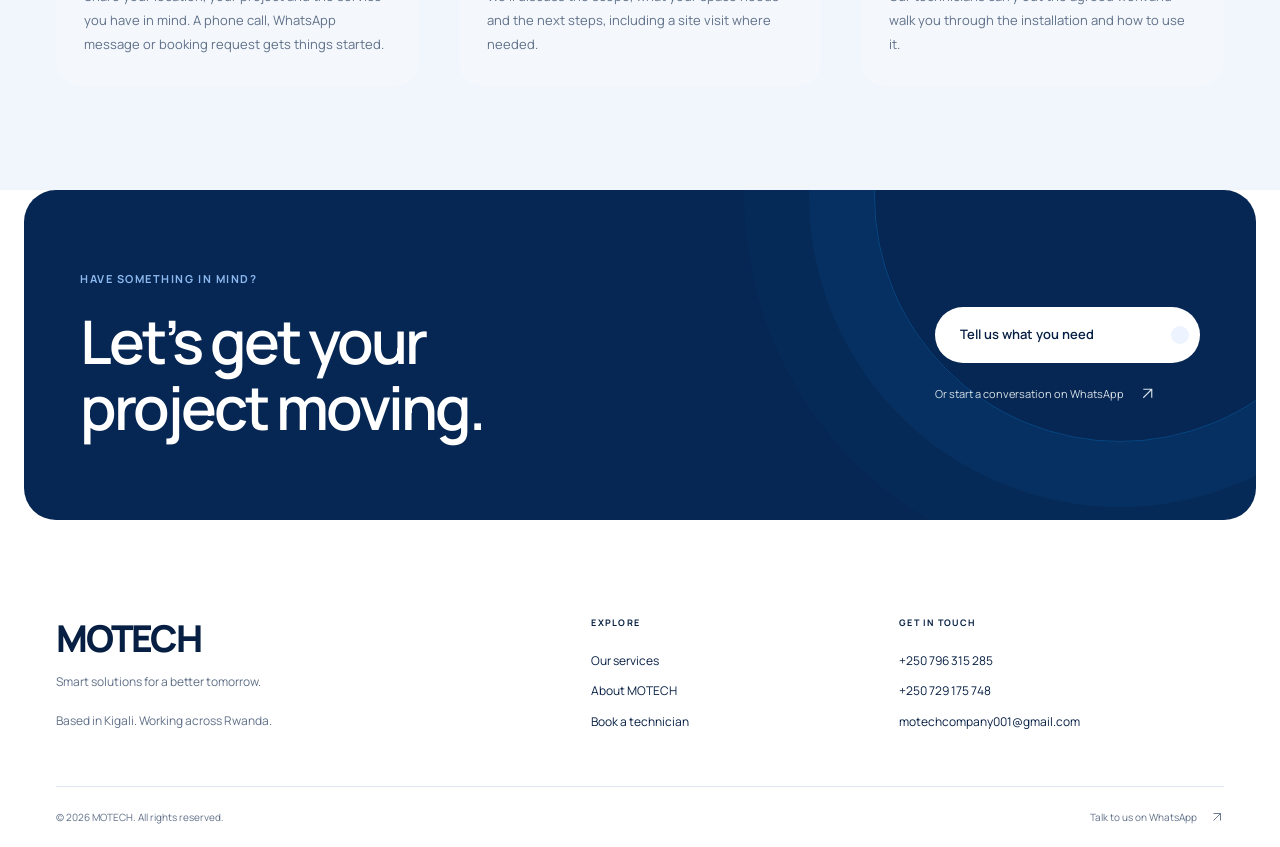
<file: services.html>
<!doctype html>
<html lang="en">
  <head>
    <meta charset="utf-8" />
    <meta name="viewport" content="width=device-width, initial-scale=1" />
    <meta name="theme-color" content="#061f43" />
    <title>Our Services | MOTECH</title>
    <meta
      name="description"
      content="Explore MOTECH electrical, network, CCTV and fire alarm installation services in Kigali and across Rwanda."
    />
    <link
      rel="canonical"
      href="https://motechcompany.github.io/services.html"
    />
    <meta property="og:title" content="Our Services | MOTECH" />
    <meta
      property="og:description"
      content="Explore MOTECH electrical, network, CCTV and fire alarm installation services in Kigali and across Rwanda."
    />
    <meta property="og:type" content="website" />
    <meta
      property="og:url"
      content="https://motechcompany.github.io/services.html"
    />
    <meta
      property="og:image"
      content="https://motechcompany.github.io/assets/network-installation.jpg"
    />
    <link rel="icon" href="assets/logo.png" type="image/png" />
    <link
      rel="preload"
      href="assets/manrope-variable.ttf"
      as="font"
      type="font/ttf"
      crossorigin
    />
    <link rel="stylesheet" href="style.css" />
    <script src="script.js" defer></script>
    <noscript
      ><style>
        .menu-toggle {
          display: none;
        }
        @media (max-width: 850px) {
          .header-inner {
            height: auto;
            min-height: 80px;
            flex-wrap: wrap;
            padding-block: 10px;
          }
          .main-nav {
            display: flex;
            position: static;
            order: 3;
            flex-basis: 100%;
            box-shadow: none;
            padding: 0;
            flex-wrap: wrap;
            gap: 4px 24px;
            border: 0;
          }
          .main-nav a {
            border: 0;
            font-size: 13px;
            padding: 8px 0;
          }
          .header-actions {
            margin-left: auto;
          }
        }
      </style></noscript
    >
  </head>
  <body>
    <a class="skip-link" href="#main">Skip to content</a>
    <header class="site-header">
      <div class="container header-inner">
        <a class="brand" href="index.html" aria-label="MOTECH home"
          ><img
            src="assets/logo.png"
            width="112"
            height="90"
            alt="MOTECH — Smart Solutions for a Better Tomorrow"
        /></a>
        <nav class="main-nav" id="main-nav" aria-label="Main navigation">
          <a href="index.html">Home</a
          ><a href="services.html" aria-current="page">Services</a
          ><a href="index.html#our-work">Our work</a
          ><a href="about.html">About</a><a href="contact.html">Contact</a>
        </nav>
        <div class="header-actions">
          <a class="button button-small" href="book.html"
            >Book a visit<svg
              viewBox="0 0 24 24"
              fill="none"
              stroke="currentColor"
              stroke-width="1.6"
              aria-hidden="true"
            >
              <path d="M5 12h14M12 5l7 7-7 7" /></svg></a
          ><button
            class="menu-toggle"
            type="button"
            aria-expanded="false"
            aria-controls="main-nav"
            aria-label="Open navigation"
          >
            <span></span><span></span>
          </button>
        </div>
      </div>
    </header>
    <main id="main">
      <section class="page-intro container">
        <p class="eyebrow">What we do</p>
        <h1>The right setup.<br />For your space.</h1>
        <p class="page-lead">
          Four connected services for homes, offices and commercial buildings.
          Explore what’s included, then tell us about your project.
        </p>
      </section>
      <section class="container services-page">
        <div class="service-list">
          <a class="service-row" href="electrical.html"
            ><span class="service-number">01</span>
            <h3>Electrical installations</h3>
            <p>
              From the first cable to the final light fitting. Wiring, lighting
              and power distribution for homes and commercial spaces.
            </p>
            <span class="round-arrow"
              ><svg
                viewBox="0 0 24 24"
                fill="none"
                stroke="currentColor"
                stroke-width="1.6"
                aria-hidden="true"
              >
                <path d="M5 12h14M12 5l7 7-7 7" /></svg></span></a
          ><a class="service-row" href="network.html"
            ><span class="service-number">02</span>
            <h3>Network installations</h3>
            <p>
              Structured cabling, Wi-Fi and router setup. Get the connections
              your home or office needs, where you need them.
            </p>
            <span class="round-arrow"
              ><svg
                viewBox="0 0 24 24"
                fill="none"
                stroke="currentColor"
                stroke-width="1.6"
                aria-hidden="true"
              >
                <path d="M5 12h14M12 5l7 7-7 7" /></svg></span></a
          ><a class="service-row" href="cctv.html"
            ><span class="service-number">03</span>
            <h3>CCTV & surveillance</h3>
            <p>
              Indoor and outdoor cameras, recording systems and remote viewing.
              Keep an eye on your property from your phone.
            </p>
            <span class="round-arrow"
              ><svg
                viewBox="0 0 24 24"
                fill="none"
                stroke="currentColor"
                stroke-width="1.6"
                aria-hidden="true"
              >
                <path d="M5 12h14M12 5l7 7-7 7" /></svg></span></a
          ><a class="service-row" href="fire-alarm.html"
            ><span class="service-number">04</span>
            <h3>Fire alarm systems</h3>
            <p>
              Smoke and heat detection, alarm panels and warning systems.
              Installation and maintenance for your building.
            </p>
            <span class="round-arrow"
              ><svg
                viewBox="0 0 24 24"
                fill="none"
                stroke="currentColor"
                stroke-width="1.6"
                aria-hidden="true"
              >
                <path d="M5 12h14M12 5l7 7-7 7" /></svg></span
          ></a>
        </div>
        <div class="quiet-note">
          <span>Not sure where to start?</span
          ><a class="text-link" href="contact.html"
            >Talk it through with us
            <svg
              viewBox="0 0 24 24"
              fill="none"
              stroke="currentColor"
              stroke-width="1.6"
              aria-hidden="true"
            >
              <path d="M5 12h14M12 5l7 7-7 7" /></svg
          ></a>
        </div>
      </section>
      <section class="section process-section">
        <div class="container">
          <div class="section-heading">
            <p class="eyebrow">A straightforward process</p>
            <h2>From the first conversation<br />to the final connection.</h2>
          </div>
          <div class="process-grid">
            <article>
              <span class="step">01 / Let’s talk</span>
              <h3>Tell us what you need.</h3>
              <p>
                Share your location, your project and the service you have in
                mind. A phone call, WhatsApp message or booking request gets
                things started.
              </p>
            </article>
            <article>
              <span class="step">02 / Make a plan</span>
              <h3>Work out the details.</h3>
              <p>
                We’ll discuss the scope, what your space needs and the next
                steps, including a site visit where needed.
              </p>
            </article>
            <article>
              <span class="step">03 / Get it connected</span>
              <h3>Bring the plan to life.</h3>
              <p>
                Our technicians carry out the agreed work and walk you through
                the installation and how to use it.
              </p>
            </article>
          </div>
        </div>
      </section>
      <section class="project-cta">
        <div class="container cta-inner">
          <div>
            <p class="eyebrow">Have something in mind?</p>
            <h2>Let’s get your<br />project moving.</h2>
          </div>
          <div class="cta-actions">
            <a class="button button-white" href="book.html"
              >Tell us what you need<svg
                viewBox="0 0 24 24"
                fill="none"
                stroke="currentColor"
                stroke-width="1.6"
                aria-hidden="true"
              >
                <path d="M5 12h14M12 5l7 7-7 7" /></svg></a
            ><a
              class="text-link"
              href="https://wa.me/250789813896"
              target="_blank"
              rel="noopener noreferrer"
              >Or start a conversation on WhatsApp
              <svg
                viewBox="0 0 24 24"
                fill="none"
                stroke="currentColor"
                stroke-width="1.6"
                aria-hidden="true"
              >
                <path d="M6 18 18 6M6 6h12v12" /></svg
            ></a>
          </div>
        </div>
      </section>
    </main>
    <footer class="site-footer">
      <div class="container">
        <div class="footer-top">
          <div>
            <a class="footer-brand" href="index.html">MOTECH</a>
            <p>Smart solutions for a better tomorrow.</p>
            <p class="footer-location">
              Based in Kigali. Working across Rwanda.
            </p>
          </div>
          <div class="footer-links">
            <span class="eyebrow">Explore</span
            ><a href="services.html">Our services</a
            ><a href="about.html">About MOTECH</a
            ><a href="book.html">Book a technician</a>
          </div>
          <div class="footer-links">
            <span class="eyebrow">Get in touch</span
            ><a href="tel:+250796315285">+250 796 315 285</a
            ><a href="tel:+250729175748">+250 729 175 748</a
            ><a href="mailto:motechcompany001@gmail.com"
              >motechcompany001@gmail.com</a
            >
          </div>
        </div>
        <div class="footer-bottom">
          <span
            >© <span data-year>2026</span> MOTECH. All rights reserved.</span
          ><a
            href="https://wa.me/250789813896"
            target="_blank"
            rel="noopener noreferrer"
            >Talk to us on WhatsApp
            <svg
              viewBox="0 0 24 24"
              fill="none"
              stroke="currentColor"
              stroke-width="1.6"
              aria-hidden="true"
            >
              <path d="M6 18 18 6M6 6h12v12" /></svg
          ></a>
        </div>
      </div>
    </footer>
  </body>
</html>
</file>
<file: style.css>
@font-face {
  font-family: "Manrope";
  src: url("assets/manrope-variable.ttf") format("truetype");
  font-style: normal;
  font-weight: 200 800;
  font-display: swap;
}
:root {
  --paper: #fff;
  --white: #fff;
  --ink: #061f43;
  --muted: #607088;
  --blue: #0065eb;
  --line: #e0e8f2;
  --soft: #f0f6fc;
  --font: "Manrope", Arial, Helvetica, sans-serif;
  --cyan: #00a8f3;
  --radius: 28px;
  --max: 1240px;
}
* {
  box-sizing: border-box;
}
html {
  scroll-padding-top: 110px;
}
body {
  margin: 0;
  background: var(--paper);
  color: var(--ink);
  font-family: var(--font);
  font-size: 16px;
  line-height: 1.6;
  -webkit-font-smoothing: antialiased;
}
h1,
h2,
h3,
p,
figure {
  margin: 0;
}
h1,
h2,
h3 {
  font-weight: 600;

  line-height: 1.1;

  letter-spacing: -0.05em;
}
h1 {
  font-size: clamp(48px, 6.3vw, 84px);
}
h2 {
  font-size: clamp(34px, 3.9vw, 52px);
}
h3 {
  font-size: 25px;
}
p {
  color: var(--muted);
}
a {
  color: inherit;
  text-decoration: none;
}
button,
input,
select,
textarea {
  font: inherit;
}
button,
a,
input,
select,
textarea {
  -webkit-tap-highlight-color: transparent;
}
button {
  cursor: pointer;
}
a,
button {
  touch-action: manipulation;
}
a:focus-visible,
button:focus-visible,
input:focus-visible,
select:focus-visible,
textarea:focus-visible {
  outline: 3px solid var(--blue);
  outline-offset: 5px;
}
svg {
  width: 22px;
  height: 22px;
  flex-shrink: 0;
}
img {
  display: block;
  width: 100%;
  height: auto;
}
::selection {
  background: #c9ddf9;
  color: var(--ink);
}
.container {
  width: min(calc(100% - 112px), var(--max));
  margin-inline: auto;
}
.section {
  padding-block: 104px;
}
.eyebrow {
  font-size: 11px;
  line-height: 1.6;
  font-weight: 700;
  letter-spacing: 0.14em;
  text-transform: uppercase;
  color: var(--ink);
}
.skip-link {
  position: fixed;
  top: 8px;
  left: 8px;
  z-index: 100;
  background: var(--ink);
  color: white;
  padding: 12px 20px;
  transform: translateY(-150%);
}
.skip-link:focus {
  transform: translateY(0);
}
.site-header {
  position: sticky;
  top: 0;
  z-index: 20;

  background: rgba(255, 255, 255, 0.96);

  border-bottom: 0;

  backdrop-filter: blur(18px);
}
.header-inner {
  display: flex;
  align-items: center;
  justify-content: space-between;
  gap: 32px;

  height: 96px;
}
.brand {
  display: block;
  flex-shrink: 0;
}
.brand img {
  width: 100px;
  height: 80px;
  object-fit: contain;
}
.main-nav {
  display: flex;

  gap: 8px;
  align-items: center;
  margin-left: auto;
  margin-right: 24px;

  font-size: 12px;
  font-weight: 600;

  margin-inline: auto;
}
.main-nav a {
  padding: 10px 16px;
  position: relative;

  border-radius: 999px;
}
.main-nav a::after {
  content: "";
  position: absolute;
  bottom: 3px;
  left: 0;
  width: 0;
  height: 2px;
  background: var(--blue);
  transition: width 0.15s;

  display: none;
}
.main-nav a:hover::after,
.main-nav [aria-current="page"]::after {
  width: 100%;
}
.main-nav [aria-current="page"] {
  color: var(--blue);

  background: #edf5ff;
}
.header-actions {
  display: flex;
  gap: 22px;
  align-items: center;
}
.button {
  display: inline-flex;

  gap: 24px;
  justify-content: space-between;
  align-items: center;

  padding: 9px 10px 9px 24px;
  border: 1px solid transparent;

  font-size: 13px;
  font-weight: 600;
  line-height: 1.5;

  transition:
    background-color 160ms ease,
    color 160ms ease,
    transform 160ms cubic-bezier(0.23, 1, 0.32, 1),
    box-shadow 160ms ease;

  min-height: 56px;

  border-radius: 999px;
}
.button svg {
  width: 36px;

  height: 36px;

  padding: 9px;

  background: rgba(255, 255, 255, 0.16);

  border-radius: 50%;
}
.button-primary,
.button-small {
  background: var(--blue);
  color: var(--white);
}
.button-primary:hover,
.button-small:hover {
  background: #064b9f;
}
.button-small {
  padding: 7px 8px 7px 20px;
  min-height: 46px;
  gap: 20px;
  font-size: 12px;
}

.button-white {
  background: white;

  color: var(--ink);
}
.button-white:hover {
  background: #dbe9fa;
}
.text-link {
  display: inline-flex;
  align-items: center;
  gap: 15px;
  font-size: 13px;
  font-weight: 600;
  line-height: 1.7;
}
.text-link:hover {
  color: var(--blue);
}
.menu-toggle {
  display: none;
  border: 0;

  background: #f0f5fb;
  padding: 10px;
  width: 42px;
  height: 42px;

  border-radius: 50%;
}
.menu-toggle span {
  display: block;
  height: 2px;
  width: 22px;
  background: var(--ink);
  margin: 5px 0;
}
.phone-link {
  display: flex;
  align-items: center;
  gap: 12px;
}
.phone-link > svg {
  width: 19px;
  height: 19px;
  color: var(--blue);
}
.phone-link span {
  display: block;
  color: var(--muted);
  font-size: 10px;
  line-height: 1.6;
}
.phone-link strong {
  display: block;
  font-size: 12px;
  font-weight: 600;
  color: var(--ink);
}
.service-strip {
  border-top: 0;

  border-bottom: 1px solid var(--line);
}
.service-strip > .container {
  display: flex;
  align-items: center;
  justify-content: space-between;
  gap: 20px;

  min-height: 100px;
  font-size: 13px;
}
.service-strip .container > span {
  color: var(--muted);

  font-size: 12px;
}
.service-strip a {
  display: flex;
  align-items: center;

  gap: 24px;
  font-weight: 600;

  font-size: 14px;
}
.service-strip svg {
  width: 16px;
  height: 16px;
  color: var(--blue);
}
.service-strip a:hover {
  color: var(--blue);
}
.section-heading {
  margin-bottom: 48px;
}
.section-heading .eyebrow {
  margin-bottom: 18px;
}
.split-heading {
  display: flex;
  align-items: flex-end;
  justify-content: space-between;
  gap: 48px;
}
.split-heading > p {
  max-width: 330px;
  font-size: 14px;
  line-height: 1.8;
}
.service-list {
  border-top: 0;

  display: grid;

  gap: 10px;
}
.service-row {
  display: grid;

  grid-template-columns: 42px 1fr 1fr 48px;
  gap: 28px;
  align-items: center;
  border-bottom: 1px solid var(--line);

  padding: 30px 32px;
  transition: background-color 0.15s;

  border: 1px solid var(--line);

  border-radius: 22px;

  background: #fff;
}
.service-row:hover {
  background: var(--soft);
}
.service-number {
  font-family: var(--font);

  font-size: 11px;
  color: var(--blue);
  align-self: start;
  padding-top: 7px;

  font-weight: 600;
}
.service-row h3 {
  font-size: 25px;

  letter-spacing: -0.04em;

  font-weight: 600;
}
.service-row > p {
  font-size: 13px;
  max-width: 365px;
  line-height: 1.8;
}
.round-arrow {
  width: 44px;
  height: 44px;

  border: 0;
  border-radius: 50%;
  display: flex;
  justify-content: center;
  align-items: center;
  transition:
    background-color 0.15s,
    color 0.15s;

  background: #f0f6ff;

  color: var(--blue);
}
.service-row:hover .round-arrow {
  background: var(--ink);
  color: white;
  border-color: var(--ink);
}
.work-section {
  background: #f4f8fd;

  border-radius: 36px;

  width: calc(100% - 48px);

  max-width: 1440px;

  margin-inline: auto;
}
.work-grid {
  display: grid;
  grid-template-columns: 1.55fr 1fr;

  gap: 32px;
  align-items: start;
}
.work-grid figure img {
  object-fit: cover;
  height: 410px;

  border-radius: 28px;
}
.work-grid .work-portrait {
  padding-top: 80px;
}
.work-grid .work-portrait img {
  height: 390px;
  object-position: center 42%;
}
figcaption {
  font-size: 11px;
  color: var(--muted);
}
.work-grid figcaption {
  display: flex;
  justify-content: space-between;
  padding-top: 13px;

  padding: 17px 5px 0;

  font-size: 12px;

  font-weight: 600;

  color: var(--ink);
}
.work-grid figcaption span:last-child {
  font-family: monospace;
}
.work-note {
  display: flex;
  justify-content: space-between;
  align-items: flex-end;

  border-top: 1px solid var(--line);
  margin-top: 38px;
  padding-top: 26px;
  gap: 30px;
}
.work-note > p {
  font-size: 18px;
  line-height: 1.5;
  color: var(--ink);
  letter-spacing: -0.02em;
}
.process-grid {
  display: grid;
  grid-template-columns: repeat(3, minmax(0, 1fr));
  gap: 40px;
}
.process-grid article {
  border-top: 0;
  padding-top: 24px;

  padding: 30px 28px;

  border-radius: 24px;

  background: #f4f8fd;
}
.step {
  font-size: 10px;
  text-transform: uppercase;
  font-weight: 700;

  letter-spacing: 0.06em;
  color: var(--blue);
}
.process-grid h3 {
  margin-block: 27px 16px;

  font-size: 23px;
  line-height: 1.2;

  font-weight: 600;
}
.process-grid p {
  font-size: 13px;
  line-height: 1.85;
  max-width: 320px;
}
.project-cta {
  background: #062653;
  color: var(--white);

  position: relative;

  overflow: hidden;

  border-radius: 32px;

  width: calc(100% - 48px);

  max-width: 1360px;

  margin: 0 auto 30px;
}
.cta-inner {
  display: flex;
  justify-content: space-between;
  align-items: center;

  padding-block: 80px;
  gap: 44px;

  width: calc(100% - 112px);

  position: relative;

  z-index: 1;
}
.project-cta .eyebrow {
  color: #8cb9ef;
  margin-bottom: 20px;
}
.project-cta h2 {
  font-size: clamp(38px, 4.7vw, 64px);
}
.cta-actions {
  display: flex;
  flex-direction: column;
  gap: 22px;
  align-items: flex-start;
}
.cta-actions > .button {
  min-width: 265px;
}
.cta-actions > .text-link {
  color: #d7e1e7;
  font-size: 11px;
  font-weight: 400;
}
.cta-actions > .text-link:hover {
  color: white;
  text-decoration: underline;
}
.cta-actions svg {
  width: 17px;
  height: 17px;
}
.site-footer {
  background: #fff;
}
.footer-top {
  display: grid;
  grid-template-columns: 1.5fr 0.8fr 1fr;
  gap: 48px;
  padding-block: 66px 55px;
}
.footer-brand {
  font-size: 37px;
  font-weight: 800;

  letter-spacing: -0.06em;
  line-height: 1.2;
  display: inline-block;
  margin-bottom: 12px;
}
.footer-brand span {
  font-size: 11px;
  vertical-align: top;
  line-height: 1.8;
  margin-left: 3px;
}
.footer-top p {
  font-size: 12px;
}
.footer-location {
  margin-top: 20px;
}
.footer-links {
  display: flex;
  flex-direction: column;
  align-items: flex-start;
  gap: 11px;

  font-size: 12px;
}
.footer-links .eyebrow {
  margin-bottom: 10px;
  font-size: 9px;
}
.footer-links a {
  overflow-wrap: anywhere;
}
.footer-links a:hover {
  color: var(--blue);
}
.footer-bottom {
  border-top: 1px solid var(--line);
  padding-block: 22px;
  display: flex;
  justify-content: space-between;
  align-items: center;
  gap: 20px;
  font-size: 10px;
  color: var(--muted);
}
.footer-bottom a {
  display: flex;
  gap: 13px;
  align-items: center;
}
.footer-bottom svg {
  width: 14px;
  height: 14px;
}
.page-intro {
  padding-block: 64px 60px;
}
.page-intro > .eyebrow {
  margin-bottom: 22px;
}
.page-intro h1 {
  max-width: 950px;
}
.page-lead {
  font-size: 17px;
  line-height: 1.8;
  max-width: 580px;
}
.page-intro .page-lead {
  margin-top: 28px;
}
.services-page {
  padding-bottom: 70px;
}
.quiet-note {
  display: flex;
  justify-content: space-between;
  gap: 25px;
  align-items: center;
  margin-top: 30px;
  font-size: 13px;
  color: var(--muted);
}
.services-page + .process-section {
  background: var(--soft);
}
.back-link {
  font-size: 12px;
  color: var(--muted);
  display: inline-block;
  padding-block: 8px;
}
.back-link:hover {
  color: var(--blue);
}
.detail-intro {
  padding-top: 38px;
  padding-bottom: 52px;
}
.detail-heading {
  display: grid;
  grid-template-columns: 1.2fr 1fr;
  align-items: end;
  gap: 70px;
  margin-top: 40px;
}
.detail-heading h1 {
  font-size: clamp(46px, 5.2vw, 70px);
  margin-top: 18px;
}
.detail-heading .page-lead {
  font-size: 15px;
}
.detail-layout {
  display: grid;
  grid-template-columns: 1fr 1fr;
  gap: 85px;
  padding-bottom: 94px;
  align-items: center;
}
.detail-photo img {
  height: 560px;
  object-fit: cover;

  border-radius: 28px;
}
.detail-photo figcaption {
  margin-top: 12px;
}
.detail-content .eyebrow {
  margin-bottom: 22px;
}
.detail-content h2 {
  font-size: clamp(32px, 3.5vw, 44px);
}
.inclusion-list {
  list-style: none;
  padding: 0;
  margin: 28px 0 30px;
  border-top: 1px solid var(--line);
}
.inclusion-list li {
  padding: 14px 0;
  border-bottom: 1px solid var(--line);
  font-size: 13px;
  display: flex;
  gap: 15px;
  align-items: baseline;
}
.inclusion-list li::before {
  content: "+";
  color: var(--blue);
  font-size: 17px;
}
.small-note {
  font-size: 11px;
  line-height: 1.8;
  max-width: 390px;
  margin-top: 18px;
}
.detail-secondary {
  padding-bottom: 96px;
  display: grid;
  grid-template-columns: 1fr 1fr;
  gap: 85px;
  align-items: center;
}
.detail-secondary > img {
  width: 100%;
  height: 300px;
  object-fit: cover;

  border-radius: 24px;
}
.detail-secondary h2 {
  font-size: 34px;
  margin-block: 20px;
}
.detail-secondary p:not(.eyebrow) {
  font-size: 14px;
  line-height: 1.8;
  max-width: 370px;
  margin-bottom: 22px;
}
.about-layout {
  display: grid;
  grid-template-columns: 1fr 1.1fr;
  gap: 88px;
  padding-bottom: 104px;
  align-items: start;
}
.about-layout figure > img {
  height: 640px;
  object-fit: cover;

  border-radius: 28px;
}
.about-layout figcaption {
  margin-top: 14px;
}
.about-layout h2 {
  margin-block: 22px 26px;
  font-size: 44px;
}
.about-layout > div > p:not(.eyebrow) {
  margin-bottom: 20px;
  font-size: 14px;
  line-height: 1.9;
}
.values {
  margin-top: 36px;
}
.values > div {
  position: relative;
  padding: 20px 0 20px 42px;
  border-top: 1px solid var(--line);
}
.values > div > span {
  position: absolute;
  left: 0;
  font-size: 11px;
  color: var(--blue);
  font-family: monospace;
}
.values h3 {
  font-size: 20px;
  margin-bottom: 9px;
  line-height: 1.2;
}
.values p {
  font-size: 12px;
  line-height: 1.8;
}
.contact-layout {
  display: grid;
  grid-template-columns: 1.3fr 1fr;
  gap: 90px;
  padding-bottom: 100px;
}
.contact-method {
  display: grid;
  grid-template-columns: 35px 1fr;
  gap: 25px;
  padding-block: 32px;
  border-top: 1px solid var(--line);
  scroll-margin-top: 115px;
}
.contact-method h2 {
  font-size: 31px;
  margin-bottom: 14px;
}
.contact-method p {
  font-size: 13px;
  margin-bottom: 20px;
}
.contact-large {
  font-size: 24px;
  letter-spacing: -0.04em;
  display: flex;
  align-items: center;
  gap: 22px;
  margin-top: 12px;
  width: fit-content;
}
.contact-large svg,
.contact-email svg {
  width: 18px;
  height: 18px;
  color: var(--blue);
}
.contact-large:hover,
.contact-email:hover {
  color: var(--blue);
}
.contact-email {
  font-size: 17px;
  display: flex;
  align-items: center;
  gap: 16px;
  overflow-wrap: anywhere;
}
.contact-aside {
  background: #eff6ff;
  padding: 38px;
  height: fit-content;

  border-radius: 28px;
}
.contact-aside h2 {
  font-size: 36px;
  margin-block: 22px;
}
.contact-aside > p:not(.eyebrow) {
  font-size: 13px;
  margin-bottom: 26px;
  line-height: 1.9;
}
.contact-aside .button {
  width: 100%;
  font-size: 12px;
  gap: 14px;
}
.service-area {
  border-top: 1px solid #ccd4cd;
  padding-top: 28px;
  margin-top: 36px;
}
.service-area > p:last-child {
  font-size: 13px;
  margin-top: 12px;
}
.booking-layout {
  padding-block: 72px 94px;
  display: grid;
  grid-template-columns: 1fr 1.2fr;
  gap: 80px;
  align-items: start;
}
.booking-copy {
  padding-top: 12px;
}
.booking-copy h1 {
  margin-block: 24px;
}
.booking-copy .page-lead {
  font-size: 16px;
}
.booking-explanation {
  font-size: 12px;
  line-height: 1.9;
  margin-top: 23px;
  max-width: 340px;
}
.booking-help {
  margin-top: 40px;
  padding-top: 28px;
  border-top: 1px solid var(--line);
}
.booking-help .phone-link {
  margin-block: 21px;
}
.booking-help .phone-link strong {
  font-size: 17px;
}
.booking-help .text-link {
  font-size: 12px;
}
.booking-panel {
  background: white;

  border: 1px solid #e4ebf5;

  padding: 38px;

  border-radius: 28px;

  box-shadow: 0 16px 64px -28px rgba(12, 54, 108, 0.2);
}
.booking-panel h2 {
  font-size: 30px;
}
.form-intro {
  font-size: 11px;
  margin-top: 10px;
  margin-bottom: 28px;
}
.form-row {
  display: grid;
  grid-template-columns: 1fr 1fr;
  gap: 20px;
}
.form-group {
  margin-bottom: 22px;
}
.form-group label {
  font-size: 12px;
  display: block;
  font-weight: 600;
  margin-bottom: 8px;
}
.form-group label > span:not(.optional) {
  color: var(--blue);
}
.optional {
  font-size: 11px;
  color: var(--muted);
  font-weight: 400;
}
.form-group input,
.form-group select,
.form-group textarea {
  width: 100%;
  max-width: 100%;

  border: 1px solid #d9e3f0;

  background: #fbfcff;
  color: var(--ink);

  border-radius: 12px;
  min-height: 49px;

  padding: 13px 15px;
  font-size: 13px;
  line-height: 1.6;
}
.form-group select {
  padding-right: 28px;
}
.form-group textarea {
  resize: vertical;
  min-height: 125px;
}
.form-group input::placeholder,
.form-group textarea::placeholder {
  color: #65767d;
  opacity: 1;
}
.form-privacy {
  font-size: 10px;
  line-height: 1.9;
  margin-bottom: 19px;
}
.submit-button {
  width: 100%;
}
.submit-button:disabled {
  cursor: wait;
  background: #506f96;
}
.honeypot {
  display: none !important;
}
.form-message {
  padding: 16px;
  font-size: 13px;
  line-height: 1.8;
  margin-top: 20px;
  border-left: 3px solid;

  border-radius: 12px;
}
.form-message.success {
  background: #eef6ef;
  border-color: #327341;
  color: #1c5929;
}
.form-message.error {
  background: #fff0eb;
  border-color: #b03c21;
  color: #8b2f1a;
}
.form-message[hidden] {
  display: none;
}
.booking-complete .form-group,
.booking-complete .form-row,
.booking-complete .form-privacy,
.booking-complete .submit-button {
  display: none;
}

@media (max-width: 1120px) {
  .container {
    width: calc(100% - 72px);
  }
  .main-nav {
    gap: 22px;
    margin-right: 0;
  }
  .header-inner {
    gap: 26px;
  }
  .service-row {
    grid-template-columns: 32px 1fr 1fr 44px;
    gap: 22px;
  }
  .service-row h3 {
    font-size: 25px;
  }
  .detail-layout,
  .detail-secondary,
  .about-layout {
    gap: 50px;
  }
  .contact-layout {
    gap: 50px;
  }
  .booking-layout {
    gap: 40px;
  }
  .booking-panel {
    padding: 28px;
  }
  .contact-email {
    font-size: 15px;
  }
}
@media (max-width: 850px) {
  .container {
    width: calc(100% - 48px);
  }
  .header-inner {
    height: 80px;
  }
  .brand img {
    width: 86px;
    height: 69px;
  }
  .header-actions {
    gap: 15px;
  }
  .menu-toggle {
    display: block;
  }
  .main-nav {
    display: none;
    position: absolute;
    top: 80px;
    left: 0;
    right: 0;
    margin: 0;
    background: #fff;
    padding: 18px 24px 26px;
    border-bottom: 1px solid var(--line);
    align-items: stretch;
    gap: 0;
    box-shadow: 0 12px 18px #112d3908;
  }
  .main-nav.is-open {
    display: flex;
    flex-direction: column;
  }
  .main-nav a {
    padding: 13px 0;
    font-size: 16px;
    border-bottom: 1px solid var(--line);
  }
  .main-nav a::after {
    display: none;
  }
  .menu-toggle[aria-expanded="true"] span:first-child {
    transform: translateY(3.5px) rotate(45deg);
  }
  .menu-toggle[aria-expanded="true"] span:last-child {
    transform: translateY(-3.5px) rotate(-45deg);
  }
  .service-strip .container {
    flex-wrap: wrap;
    justify-content: flex-start;
    gap: 20px 32px;
    padding-block: 20px;
    min-height: 0;
  }
  .service-strip .container > span {
    width: 100%;
  }
  .service-strip a {
    font-size: 12px;
    gap: 10px;
  }
  .section {
    padding-block: 72px;
  }
  .split-heading {
    gap: 30px;
  }
  .split-heading > p {
    max-width: 260px;
    font-size: 13px;
  }
  .service-row {
    grid-template-columns: 26px 1fr 44px;
    gap: 20px;
    padding: 28px 0;
  }
  .service-row h3 {
    font-size: 26px;
  }
  .service-row > p {
    grid-column: 2;
    grid-row: 2;
    max-width: 100%;
  }
  .service-row > .round-arrow {
    grid-column: 3;
    grid-row: 1 / 3;
  }
  .work-grid {
    gap: 24px;
  }
  .work-grid figure img {
    height: 320px;
  }
  .work-grid .work-portrait img {
    height: 300px;
  }
  .work-grid .work-portrait {
    padding-top: 50px;
  }
  .process-grid {
    gap: 26px;
  }
  .process-grid h3 {
    font-size: 21px;
  }
  .process-grid p {
    font-size: 12px;
  }
  .cta-inner {
    padding-block: 60px;
    gap: 35px;
  }
  .cta-actions > .button {
    min-width: 230px;
  }
  .cta-actions > .text-link {
    max-width: 230px;
  }
  .footer-top {
    grid-template-columns: 1.1fr 0.8fr 1fr;
    gap: 28px;
  }
  .footer-links {
    font-size: 11px;
  }
  .footer-top p {
    font-size: 10px;
  }
  .detail-heading {
    gap: 35px;
  }
  .detail-layout,
  .detail-secondary {
    gap: 35px;
  }
  .detail-photo img {
    height: 500px;
  }
  .detail-content h2 {
    font-size: 34px;
  }
  .about-layout {
    gap: 35px;
  }
  .about-layout figure > img {
    height: 610px;
  }
  .about-layout h2 {
    font-size: 35px;
  }
  .contact-layout {
    gap: 32px;
    grid-template-columns: 1.2fr 1fr;
  }
  .contact-method {
    gap: 12px;
    grid-template-columns: 20px 1fr;
  }
  .contact-large {
    font-size: 21px;
    gap: 12px;
  }
  .contact-aside {
    padding: 26px;
  }
  .contact-aside h2 {
    font-size: 30px;
  }
  .contact-email {
    font-size: 13px;
    gap: 6px;
  }
  .booking-layout {
    grid-template-columns: 1fr 1.2fr;
    gap: 30px;
  }
  .booking-copy h1 {
    font-size: 54px;
  }
  .booking-copy .page-lead {
    font-size: 14px;
  }
  .booking-panel {
    padding: 22px;
  }
  .form-row {
    grid-template-columns: 1fr;
    gap: 0;
  }
}
@media (max-width: 620px) {
  .container {
    width: calc(100% - 40px);
  }
  .header-inner {
    height: 74px;
  }
  .brand img {
    width: 78px;
    height: 63px;
  }
  .main-nav {
    top: 74px;
    padding-inline: 20px;
  }
  .header-actions {
    gap: 10px;
  }
  .button-small {
    font-size: 11px;
    gap: 18px;
    padding: 10px 13px;
    min-height: 40px;
  }
  .button-small svg {
    width: 17px;
    height: 17px;
  }
  .service-strip > .container {
    gap: 15px 28px;
    padding-block: 22px;
    display: grid;
    grid-template-columns: 1fr 1fr;
  }
  .service-strip .container > span {
    grid-column: 1/-1;
    margin-bottom: 2px;
  }
  .service-strip a {
    justify-content: space-between;
    font-size: 12px;
  }
  .service-strip svg {
    width: 15px;
    height: 15px;
  }
  .section {
    padding-block: 60px;
  }
  .section-heading {
    margin-bottom: 32px;
  }
  .section-heading .eyebrow {
    font-size: 10px;
    margin-bottom: 15px;
  }
  .split-heading {
    display: block;
  }
  .split-heading > p {
    max-width: 350px;
    margin-top: 23px;
    font-size: 13px;
  }
  h2 {
    font-size: 37px;
  }
  .service-row {
    grid-template-columns: 22px 1fr 34px;
    column-gap: 12px;
    row-gap: 12px;
    padding-block: 25px;
  }
  .service-row h3 {
    font-size: 23px;
  }
  .service-row > p {
    font-size: 12px;
    line-height: 1.8;
  }
  .service-row > .round-arrow {
    width: 34px;
    height: 34px;
  }
  .round-arrow svg {
    width: 17px;
    height: 17px;
  }
  .service-number {
    font-size: 10px;
    padding-top: 3px;
  }
  .work-grid {
    grid-template-columns: 1fr;
    gap: 30px;
  }
  .work-grid figure img {
    height: 300px;
  }
  .work-grid .work-portrait {
    padding-top: 0;
    width: 78%;
    margin-left: auto;
  }
  .work-grid .work-portrait img {
    height: 330px;
  }
  .work-note {
    display: block;
    margin-top: 30px;
  }
  .work-note > p {
    font-size: 17px;
  }
  .work-note .text-link {
    margin-top: 23px;
  }
  .process-grid {
    grid-template-columns: 1fr;
    gap: 28px;
  }
  .process-grid article {
    padding-top: 20px;
    display: grid;
    grid-template-columns: 1fr;
    gap: 0;
  }
  .process-grid h3 {
    margin-block: 14px 12px;
    font-size: 24px;
  }
  .process-grid p {
    max-width: 100%;
    font-size: 13px;
  }
  .step {
    font-size: 9px;
  }
  .cta-inner {
    display: block;
    padding-block: 50px;
  }
  .project-cta h2 {
    font-size: 44px;
  }
  .project-cta .eyebrow {
    font-size: 10px;
  }
  .cta-actions {
    margin-top: 30px;
    gap: 20px;
  }
  .cta-actions > .text-link {
    max-width: none;
    font-size: 10px;
  }
  .cta-actions > .button {
    min-width: 240px;
  }
  .footer-top {
    grid-template-columns: 1fr 1fr;
    padding-block: 45px 35px;
    gap: 30px 22px;
  }
  .footer-top > div:first-child {
    grid-column: 1/-1;
  }
  .footer-location {
    margin-top: 10px;
  }
  .footer-top p {
    font-size: 11px;
  }
  .footer-links {
    font-size: 11px;
    gap: 12px;
  }
  .footer-links .eyebrow {
    font-size: 9px;
    margin-bottom: 4px;
  }
  .footer-top > .footer-links:last-child {
    min-width: 0;
  }
  .footer-bottom {
    align-items: flex-start;
    flex-direction: column;
    font-size: 9px;
    padding-block: 20px;
    gap: 13px;
  }
  .page-intro {
    padding-block: 44px 42px;
  }
  .page-intro > .eyebrow {
    font-size: 10px;
    margin-bottom: 20px;
  }
  .page-intro h1 {
    font-size: clamp(43px, 10.2vw, 61px);
  }
  .page-intro .page-lead {
    font-size: 15px;
    line-height: 1.8;
    margin-top: 24px;
  }
  .services-page {
    padding-bottom: 45px;
  }
  .quiet-note {
    align-items: flex-start;
    flex-direction: column;
    gap: 10px;
    margin-top: 24px;
    font-size: 12px;
  }
  .detail-intro {
    padding-top: 22px;
    padding-bottom: 34px;
  }
  .back-link {
    font-size: 11px;
  }
  .detail-heading {
    display: block;
    margin-top: 28px;
  }
  .detail-heading h1 {
    font-size: 48px;
    margin-top: 16px;
  }
  .detail-heading .page-lead {
    margin-top: 24px;
    font-size: 14px;
  }
  .detail-layout {
    grid-template-columns: 1fr;
    gap: 38px;
    padding-bottom: 48px;
  }
  .detail-photo img {
    height: 400px;
  }
  .detail-photo figcaption {
    font-size: 10px;
  }
  .detail-content h2 {
    font-size: 35px;
    max-width: 400px;
  }
  .detail-content .eyebrow {
    font-size: 10px;
    margin-bottom: 16px;
  }
  .inclusion-list li {
    font-size: 12px;
  }
  .inclusion-list {
    margin-top: 24px;
  }
  .detail-secondary {
    grid-template-columns: 1fr;
    gap: 30px;
    padding-bottom: 52px;
  }
  .detail-secondary > img {
    height: 240px;
  }
  .detail-secondary h2 {
    font-size: 33px;
  }
  .detail-secondary p:not(.eyebrow) {
    font-size: 13px;
  }
  .about-layout {
    grid-template-columns: 1fr;
    gap: 36px;
    padding-bottom: 55px;
  }
  .about-layout figure > img {
    height: 430px;
    object-position: center 42%;
  }
  .about-layout h2 {
    font-size: 38px;
  }
  .about-layout > div > p:not(.eyebrow) {
    font-size: 14px;
  }
  .values h3 {
    font-size: 22px;
  }
  .contact-layout {
    grid-template-columns: 1fr;
    gap: 26px;
    padding-bottom: 55px;
  }
  .contact-method {
    grid-template-columns: 23px 1fr;
    gap: 15px;
    padding-block: 27px;
  }
  .contact-method h2 {
    font-size: 30px;
  }
  .contact-large {
    font-size: 24px;
  }
  .contact-email {
    font-size: clamp(12px, 3.8vw, 17px);
    gap: 8px;
  }
  .contact-aside {
    padding: 28px;
  }
  .contact-aside h2 {
    font-size: 36px;
  }
  .contact-aside .button {
    max-width: 340px;
  }
  .booking-layout {
    display: block;
    padding-block: 43px 55px;
  }
  .booking-copy {
    padding: 0;
  }
  .booking-copy h1 {
    font-size: 60px;
  }
  .booking-copy .page-lead {
    font-size: 15px;
  }
  .booking-explanation {
    max-width: 100%;
    font-size: 12px;
  }
  .booking-help {
    margin-block: 28px 34px;
    padding-top: 24px;
  }
  .booking-help .phone-link {
    margin-block: 17px;
  }
  .booking-panel {
    padding: 24px 20px;
  }
  .booking-panel h2 {
    font-size: 29px;
  }
  .form-group input,
  .form-group select,
  .form-group textarea {
    font-size: 16px;
  }
  .form-intro {
    margin-bottom: 25px;
  }
  .form-privacy {
    font-size: 11px;
  }
  .form-group label {
    font-size: 12px;
  }
  .form-message {
    font-size: 13px;
  }
}
@media (prefers-reduced-motion: reduce) {
  *,
  *::before,
  *::after {
    transition: none !important;
    scroll-behavior: auto !important;
  }
}

/* The home page is anchored by a single photographic brand moment. */
.home-hero {
  position: relative;
  isolation: isolate;
  display: flex;
  align-items: center;
  width: min(calc(100% - 48px), 1360px);
  min-height: 670px;
  padding: 64px 64px 52px;
  margin-block: 10px 12px;
  overflow: hidden;
  border-radius: 32px;
  color: white;
  background: #061c3d;
}
.hero-copy {
  position: relative;
  z-index: 2;
  max-width: 650px;
}
.hero-copy h1 {
  font-size: clamp(66px, 6.1vw, 88px);
  font-weight: 500;
  line-height: 1.02;
  letter-spacing: -0.065em;
  margin: 28px 0 25px;
}
.hero-copy em {
  font-style: normal;
  color: #48b7ff;
}
.hero-description {
  color: #d4e0ee;
  font-size: 15px;
  line-height: 1.85;
  max-width: 420px;
}
.hero-actions {
  display: flex;
  flex-wrap: wrap;
  align-items: center;
  gap: 25px;
  margin-top: 27px;
}
.hero-actions .button {
  min-height: 58px;
}
.hero-actions .phone-link strong {
  color: white;
  font-size: 12px;
}
.hero-actions .phone-link span {
  color: #b8cce2;
}
.hero-actions .phone-link > svg {
  color: #52b9ff;
}
.hero-visual {
  position: absolute;
  inset: 0;
  margin: 0;
  z-index: 0;
}
.hero-visual > img {
  height: 100%;
  width: 100%;
  object-fit: cover;
  object-position: center 42%;
}
.hero-visual::after {
  content: "";
  position: absolute;
  inset: 0;
  background: linear-gradient(
    90deg,
    #061a36 0%,
    #061a36f5 25%,
    #061a36bc 45%,
    #061a3629 75%,
    #061a3615 100%
  );
}
.hero-visual figcaption {
  position: absolute;
  z-index: 1;
  bottom: 28px;
  right: 28px;
  display: flex;
  align-items: center;
  gap: 25px;
  max-width: 370px;
  padding: 19px 20px;
  border: 1px solid #ffffff65;
  border-radius: 20px;
  background: #fffffff2;
  color: var(--ink);
  box-shadow: 0 12px 40px #00152c15;
  font-size: 12px;
  font-weight: 600;
}
.hero-visual .eyebrow {
  display: block;
  color: #53718e;
  font-size: 8px;
  letter-spacing: 0.09em;
  margin-bottom: 5px;
}
.photo-index {
  display: grid;
  place-items: center;
  width: 38px;
  height: 38px;
  flex-shrink: 0;
  border-radius: 12px;
  background: #0065eb;
  color: #fff;
  font-size: 18px;
  font-weight: 800;
  font-style: italic;
}
.button-white svg {
  background: #edf4ff;
  color: var(--blue);
}
.button-small svg {
  width: 31px;
  height: 31px;
  padding: 8px;
}
.button:active {
  transform: scale(0.98);
}
.button:focus-visible {
  outline-offset: 4px;
}
.main-nav a:hover {
  color: var(--blue);
}
.service-strip a > svg {
  width: 26px;
  height: 26px;
  padding: 5px;
  border-radius: 50%;
  background: #edf5ff;
}
.project-cta::before {
  content: "";
  position: absolute;
  width: 490px;
  height: 490px;
  right: -110px;
  top: -240px;
  border-radius: 50%;
  border: 1px solid #0a9dfc45;
  box-shadow:
    0 0 0 65px #0a9dfc0d,
    0 0 0 130px #0a9dfc08;
  pointer-events: none;
}
.form-group input:focus,
.form-group select:focus,
.form-group textarea:focus {
  background: #fff;
  border-color: var(--blue);
  box-shadow: 0 0 0 3px #0065eb0a;
}
@media (hover: hover) and (pointer: fine) {
  .button-primary:hover,
  .button-small:hover {
    background: #0058d5;
    box-shadow: 0 6px 18px -6px #0065eb50;
  }
  .service-row:hover {
    background: #f4f8fe;
    border-color: #cbdef9;
  }
}
@media (max-width: 1120px) {
  .home-hero {
    min-height: 650px;
    padding: 48px;
  }
  .hero-copy h1 {
    font-size: 78px;
  }
  .hero-copy {
    max-width: 560px;
  }
  .hero-visual figcaption {
    max-width: 320px;
    gap: 16px;
    bottom: 24px;
    right: 24px;
  }
  .main-nav {
    gap: 1px;
  }
  .main-nav a {
    padding-inline: 12px;
  }
  .service-row {
    padding-inline: 26px;
  }
  .process-grid article {
    padding: 26px 22px;
  }
}
@media (max-width: 850px) {
  .home-hero {
    width: calc(100% - 32px);
    min-height: 650px;
    padding: 42px;
  }
  .hero-copy h1 {
    font-size: 72px;
  }
  .hero-description {
    max-width: 365px;
    font-size: 14px;
  }
  .hero-visual > img {
    object-position: 60% center;
  }
  .hero-visual::after {
    background: linear-gradient(
      90deg,
      #061a36fc 0%,
      #061a36e6 34%,
      #061a3675 75%,
      #061a3633 100%
    );
  }
  .hero-visual figcaption {
    font-size: 10px;
    max-width: 280px;
    padding: 16px;
  }
  .hero-visual .eyebrow {
    font-size: 7px;
  }
  .photo-index {
    width: 32px;
    height: 32px;
    font-size: 16px;
    border-radius: 10px;
  }
  .main-nav {
    left: 16px;
    right: 16px;
    top: 76px;
    border: 1px solid var(--line);
    border-radius: 22px;
    padding: 12px;
    box-shadow: 0 15px 40px #06265315;
    gap: 4px;
  }
  .main-nav a {
    border: 0;
    padding: 13px 16px;
    font-size: 14px;
  }
  .work-section {
    width: calc(100% - 24px);
    border-radius: 28px;
  }
  .work-section > .container {
    width: calc(100% - 48px);
  }
  .service-row {
    grid-template-columns: 26px 1fr 44px;
    padding: 25px;
  }
  .project-cta {
    width: calc(100% - 32px);
    border-radius: 28px;
  }
  .cta-inner {
    width: calc(100% - 72px);
  }
  .process-grid {
    gap: 16px;
  }
  .process-grid article {
    padding: 25px 20px;
  }
  .process-grid h3 {
    font-size: 20px;
  }
}
@media (max-width: 620px) {
  .home-hero {
    display: flex;
    flex-direction: column;
    align-items: stretch;
    gap: 0;
    min-height: 0;
    padding: 32px 24px 0;
    width: calc(100% - 24px);
    border-radius: 26px;
    margin-block: 6px 10px;
  }
  .hero-copy {
    padding: 0;
  }
  .hero-copy h1 {
    font-size: clamp(46px, 12.5vw, 70px);
    line-height: 1.05;
    letter-spacing: -0.065em;
    margin: 26px 0 22px;
  }
  .hero-description {
    font-size: 13px;
    line-height: 1.9;
    max-width: 350px;
  }
  .hero-actions {
    margin-top: 24px;
    gap: 20px;
  }
  .hero-actions .button {
    min-height: 54px;
    font-size: 12px;
    padding: 8px 9px 8px 20px;
    gap: 20px;
  }
  .hero-actions .button > svg {
    height: 34px;
    width: 34px;
    padding: 9px;
  }
  .hero-actions .phone-link {
    display: none;
  }
  .hero-visual {
    position: relative;
    inset: auto;
    z-index: 0;
    width: calc(100% + 48px);
    margin: 20px -24px 0;
    height: 290px;
  }
  .hero-visual > img {
    object-position: center 35%;
  }
  .hero-visual::after {
    background: linear-gradient(180deg, #061c3d 0%, #061c3d00 40%);
  }
  .hero-visual figcaption {
    bottom: 16px;
    right: 16px;
    left: 16px;
    max-width: none;
    justify-content: space-between;
    padding: 15px;
    border-radius: 16px;
    font-size: 10px;
  }
  .hero-visual .eyebrow {
    font-size: 7px;
  }
  .button {
    font-size: 12px;
    padding-left: 21px;
  }
  .button-small {
    padding: 6px 7px 6px 16px;
    gap: 14px;
    min-height: 43px;
    font-size: 11px;
  }
  .button-small svg {
    width: 29px;
    height: 29px;
    padding: 7px;
  }
  .header-actions {
    gap: 12px;
  }
  .main-nav {
    top: 70px;
  }
  .service-strip > .container {
    min-height: 0;
    padding-block: 24px;
    gap: 18px 28px;
  }
  .service-strip a {
    font-size: 12px;
  }
  .service-strip .container > span {
    font-size: 11px;
  }
  .service-strip a > svg {
    width: 23px;
    height: 23px;
    padding: 4px;
  }
  .section-heading {
    margin-bottom: 30px;
  }
  h2 {
    font-size: 33px;
    letter-spacing: -0.05em;
  }
  .service-list {
    gap: 10px;
  }
  .service-row {
    padding: 24px 18px;
    column-gap: 10px;
    row-gap: 13px;
    grid-template-columns: 17px 1fr 30px;
    border-radius: 20px;
  }
  .service-row h3 {
    font-size: 21px;
    line-height: 1.2;
  }
  .service-row > p {
    font-size: 11px;
  }
  .service-number {
    font-size: 9px;
    padding-top: 5px;
  }
  .service-row > .round-arrow {
    width: 30px;
    height: 30px;
  }
  .work-section > .container {
    width: calc(100% - 36px);
  }
  .work-grid {
    gap: 25px;
  }
  .work-grid figure img {
    border-radius: 21px;
  }
  .work-grid .work-portrait {
    width: 85%;
  }
  .work-grid figcaption {
    font-size: 10px;
  }
  .process-grid {
    gap: 12px;
  }
  .process-grid article {
    padding: 26px;
    border-radius: 22px;
  }
  .process-grid h3 {
    font-size: 24px;
  }
  .process-grid p {
    font-size: 12px;
  }
  .project-cta {
    width: calc(100% - 24px);
    border-radius: 26px;
    margin-bottom: 10px;
  }
  .cta-inner {
    width: calc(100% - 48px);
    padding-block: 42px;
  }
  .project-cta h2 {
    font-size: 37px;
  }
  .cta-actions > .button {
    min-width: 240px;
  }
  .detail-photo img,
  .about-layout figure > img {
    border-radius: 24px;
  }
  .detail-secondary > img {
    border-radius: 22px;
  }
  .booking-panel {
    border-radius: 24px;
    padding: 25px 20px;
  }
  .booking-copy h1 {
    font-size: 55px;
  }
  .contact-aside {
    border-radius: 24px;
  }
}
@media (prefers-reduced-motion: reduce) {
  .button:active {
    transform: none;
  }
}

/* Reuse the actual MOTECH emblem rather than a substitute letter. */
.photo-index {
  background: #fff;
  border: 1px solid #dae8fa;
  width: 48px;
  height: 44px;
  border-radius: 12px;
}
.photo-index .logo-symbol {
  width: 42px;
  height: 34px;
}
@media (max-width: 850px) {
  .photo-index {
    width: 43px;
    height: 40px;
  }
  .photo-index .logo-symbol {
    width: 37px;
    height: 30px;
  }
}

@media (max-width: 620px) {
  .footer-top {
    grid-template-columns: 1fr;
    gap: 30px;
  }
  .footer-links {
    display: flex;
    flex-direction: row;
    flex-wrap: wrap;
    gap: 12px 22px;
  }
  .footer-links .eyebrow {
    width: 100%;
    margin-bottom: 0;
  }
  .footer-links:last-child {
    display: grid;
    grid-template-columns: 1fr 1fr;
    gap: 12px 22px;
  }
  .footer-links:last-child .eyebrow,
  .footer-links a[href^="mailto:"] {
    grid-column: 1 / -1;
  }
  .footer-links a[href^="mailto:"] {
    font-size: 12px;
  }
}

/* A concise photographic hero, without promotional chips or repeated qualifiers. */
.home-hero {
  min-height: 620px;
  padding-block: 76px;
}
.hero-copy {
  max-width: 660px;
}
.hero-copy h1 {
  font-size: clamp(64px, 6.1vw, 88px);
  line-height: 1.06;
  margin: 0 0 28px;
  letter-spacing: -0.06em;
}
.hero-description {
  max-width: 385px;
  font-size: 15px;
  line-height: 1.85;
}
.hero-actions {
  margin-top: 32px;
  gap: 28px;
}
.hero-service-link {
  display: inline-flex;
  align-items: center;
  gap: 12px;
  color: #fff;
  font-size: 12px;
  font-weight: 500;
  padding-block: 12px;
}
.hero-service-link svg {
  width: 17px;
  height: 17px;
}
.hero-service-link:hover {
  text-decoration: underline;
  text-underline-offset: 5px;
}
@media (max-width: 1120px) {
  .home-hero {
    min-height: 600px;
  }
  .hero-copy h1 {
    font-size: 76px;
  }
}
@media (max-width: 850px) {
  .home-hero {
    min-height: 580px;
  }
  .hero-copy h1 {
    font-size: 66px;
  }
  .hero-actions {
    gap: 20px;
  }
}
@media (max-width: 620px) {
  .home-hero {
    display: flex;
    justify-content: flex-end;
    min-height: 640px;
    padding: 28px 24px;
  }
  .hero-copy {
    position: relative;
    z-index: 2;
    width: 100%;
  }
  .hero-copy h1 {
    font-size: clamp(39px, 12vw, 62px);
    line-height: 1.07;
    margin: 0 0 20px;
    letter-spacing: -0.06em;
  }
  .hero-description {
    font-size: 13px;
    line-height: 1.85;
    max-width: 330px;
    color: #dce7f5;
  }
  .hero-actions {
    display: flex;
    flex-direction: column;
    align-items: flex-start;
    gap: 12px;
    margin-top: 26px;
  }
  .hero-actions .button {
    padding-left: 22px;
  }
  .hero-service-link {
    padding: 8px 2px;
    font-size: 11px;
  }
  .hero-visual {
    position: absolute;
    inset: 0;
    width: 100%;
    height: 100%;
    margin: 0;
  }
  .hero-visual > img {
    height: 100%;
    object-position: right center;
  }
  .hero-visual::after {
    background: linear-gradient(
      180deg,
      #061a3610 0%,
      #061a3620 20%,
      #061a3699 39%,
      #061a36f5 64%,
      #061a36 100%
    );
  }
  .hero-visual figcaption {
    display: none;
  }
}
</file>
